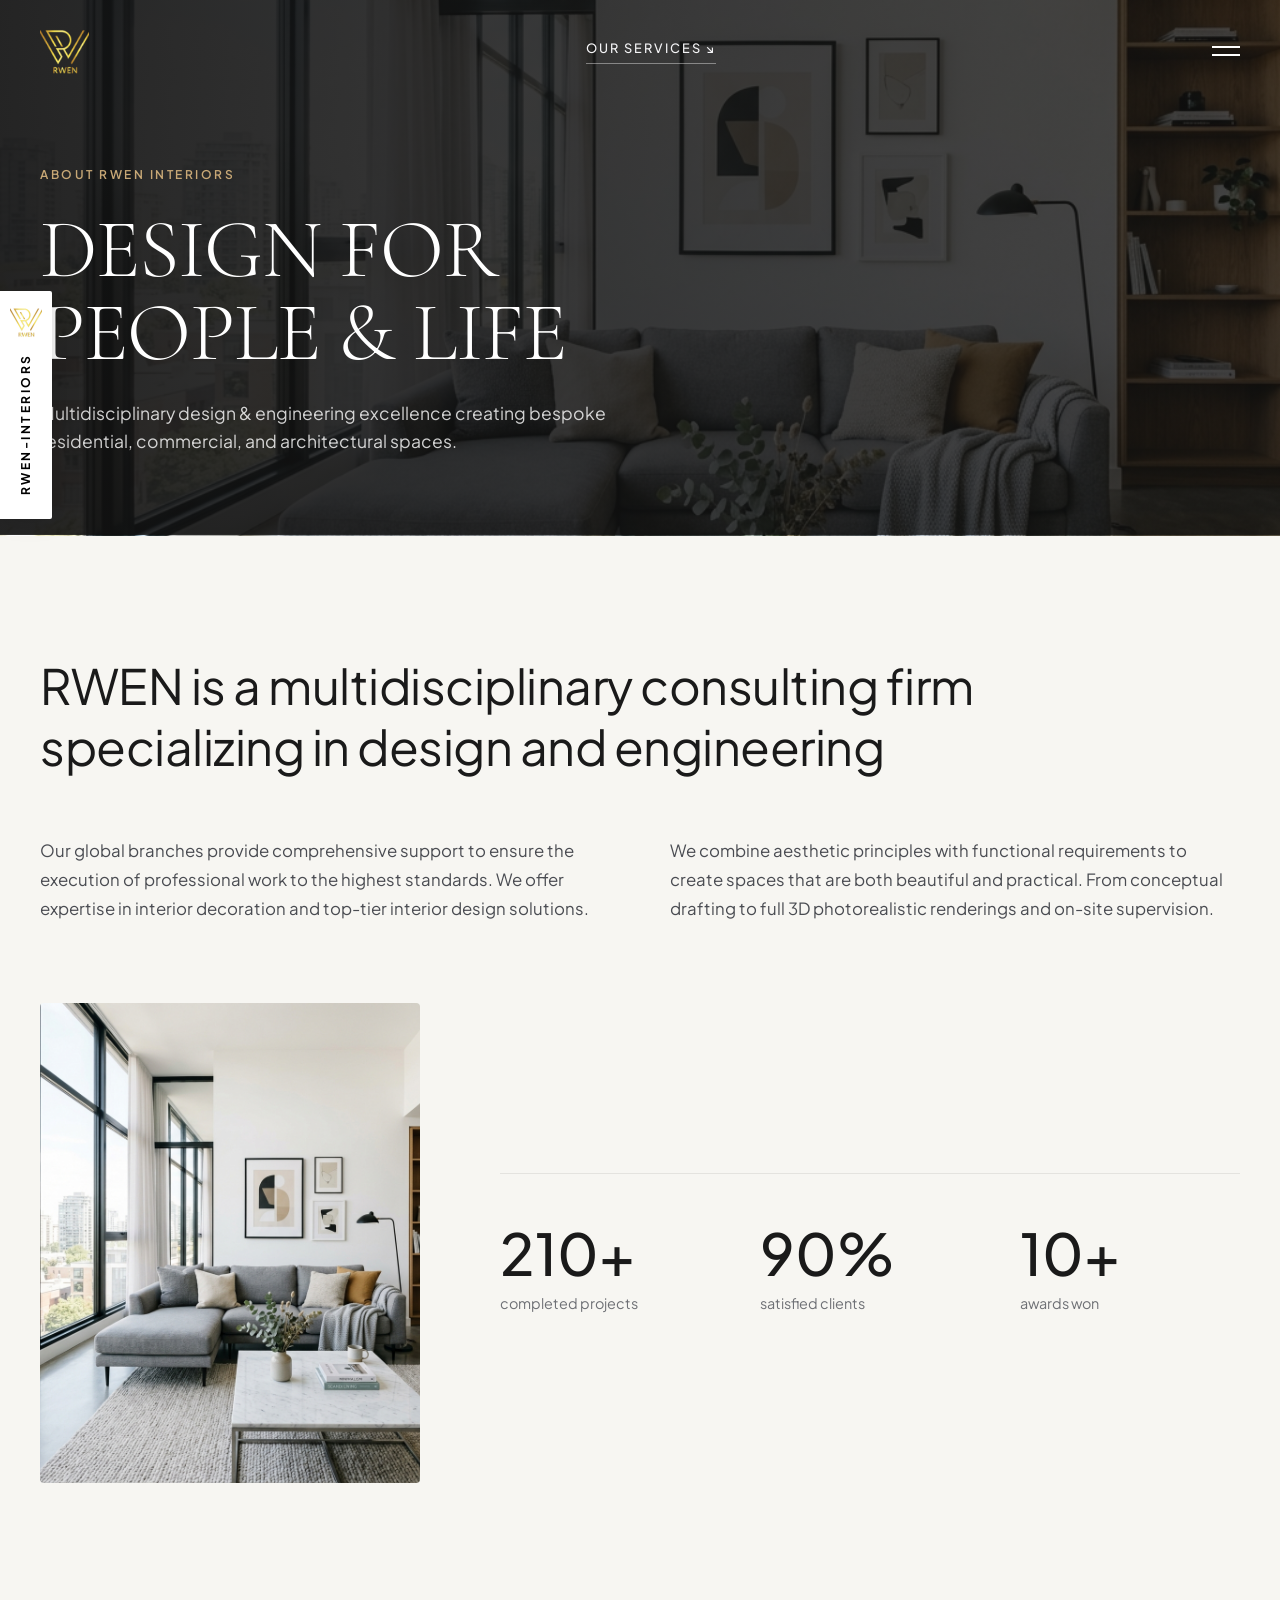
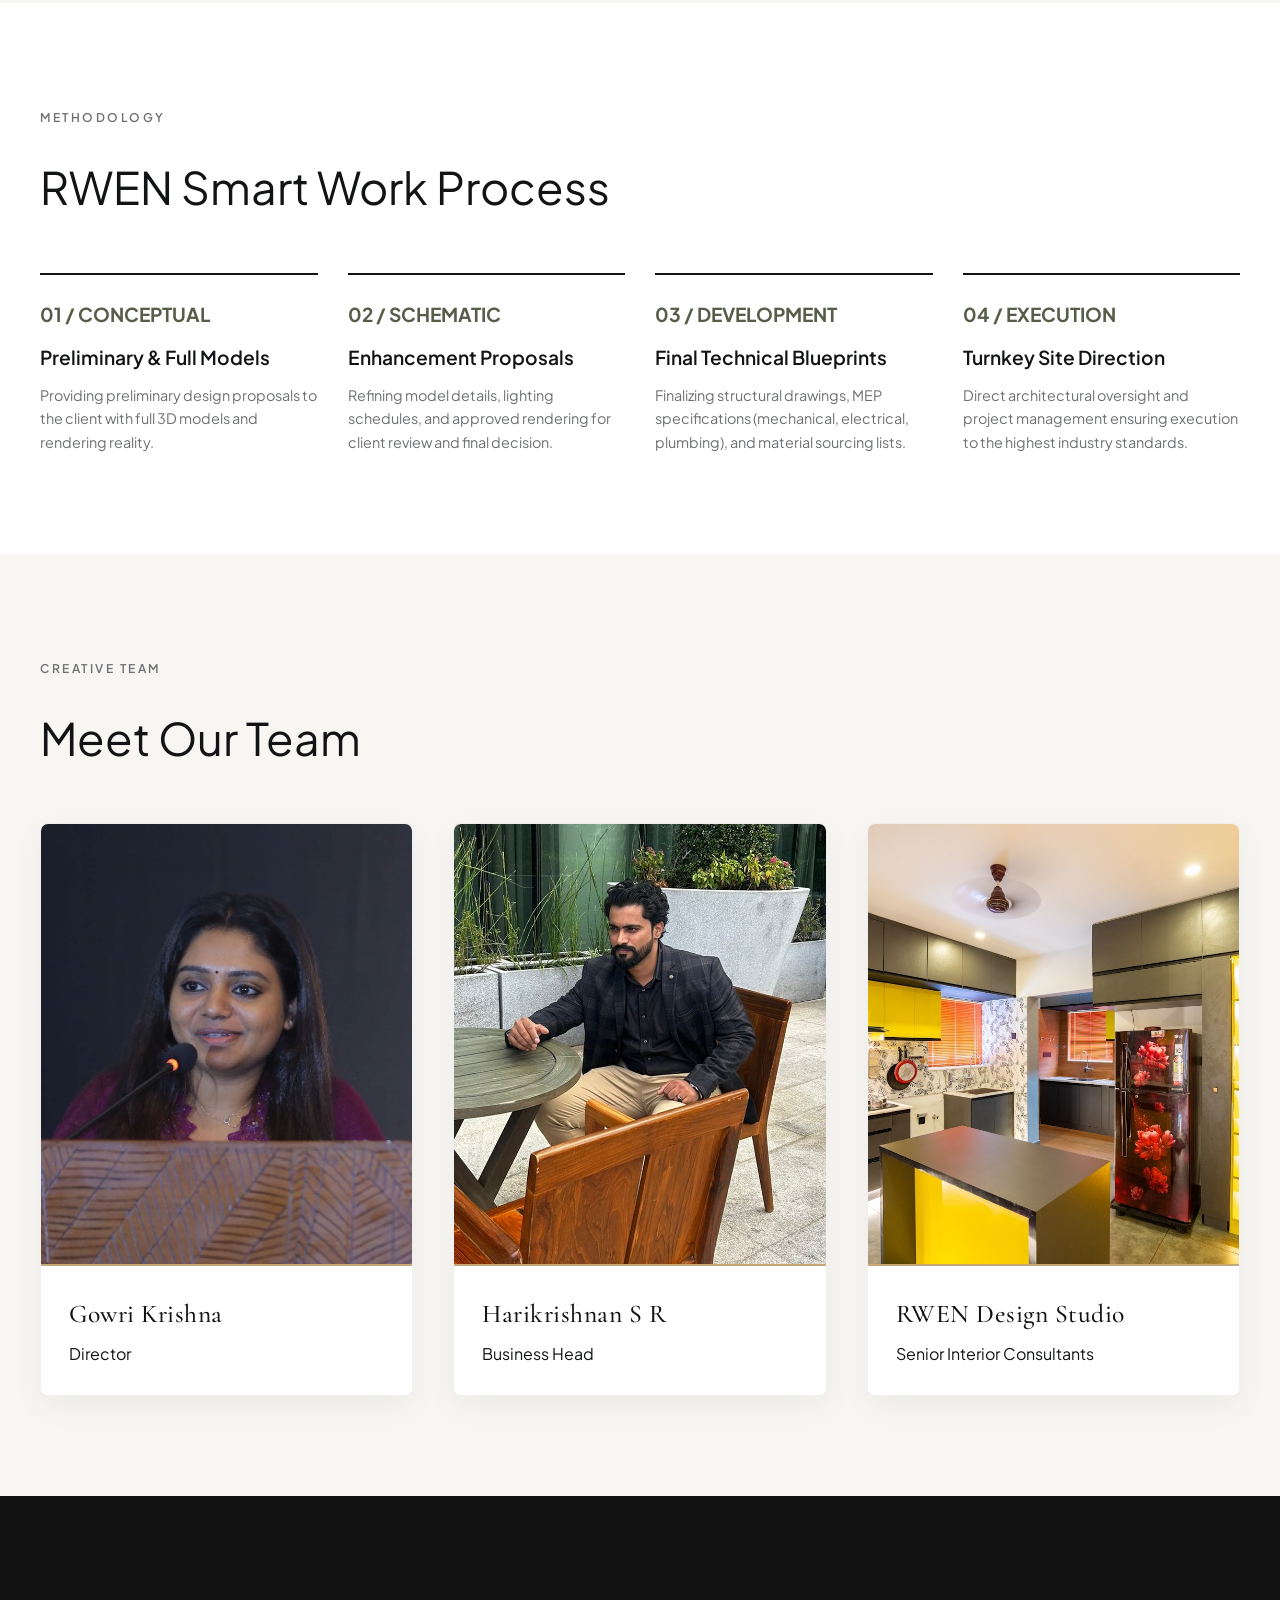
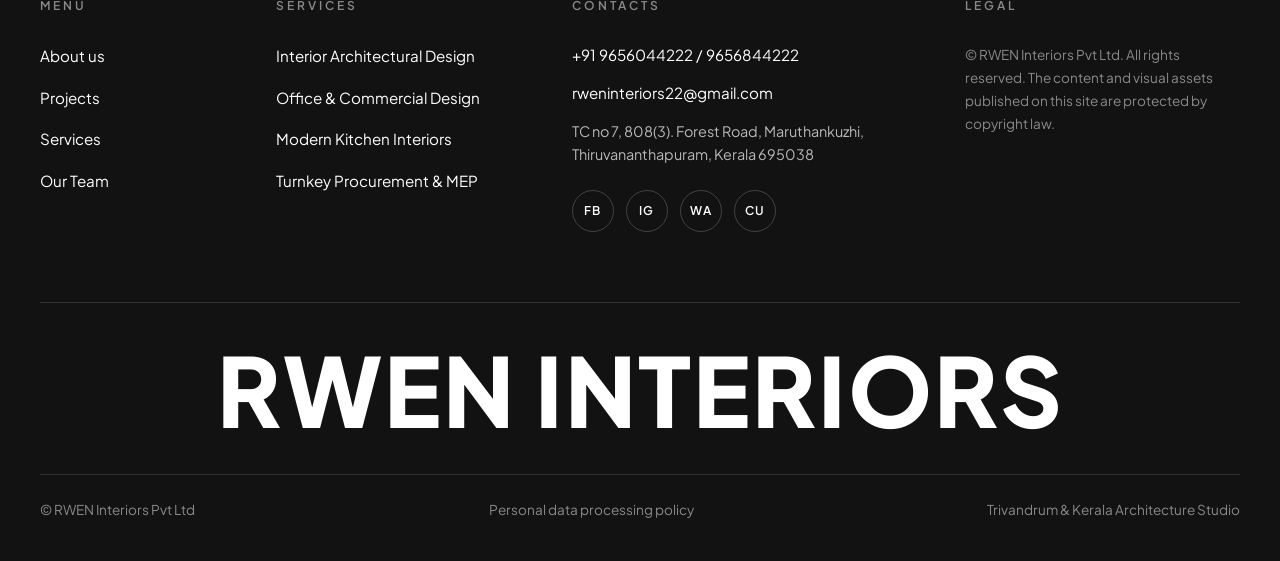
<file: aboutt.html>
<!DOCTYPE html>
<html lang="en">
<head>
  <meta charset="UTF-8">
  <meta name="viewport" content="width=device-width, initial-scale=1.0">
  <title>About Us | RWEN Interiors</title>
  <meta name="description" content="Learn about RWEN Interiors - a multidisciplinary interior design and consulting firm providing architectural modeling, 3D renderings, and turnkey solutions.">
  
  <link rel="stylesheet" href="css/style.css">
  <link rel="stylesheet" href="https://cdnjs.cloudflare.com/ajax/libs/font-awesome/6.4.0/css/all.min.css">
</head>
<body>

  <!-- Left Vertical Badge -->
  <div class="vertical-badge">
    <img src="logo.png" alt="RWEN Interiors Logo" class="badge-logo-img">
    <span class="badge-text">RWEN-INTERIORS</span>
  </div>

  <!-- Site Header -->
  <header class="site-header">
    <div class="header-inner">
      <div class="logo-wrapper">
        <a href="index.html">
          <img src="logo.png" alt="RWEN Interiors Logo" class="header-logo-img">
        </a>
      </div>

      <div class="nav-middle">
        <a href="index.html#services" class="nav-services-btn trigger-modal">
          OUR SERVICES ↘
        </a>
        <!-- <div class="nav-dot"></div> -->
      </div>

      <div class="nav-right">
  
        <div class="menu-toggle" aria-label="Toggle navigation">
          <span></span>
          <span></span>
        </div>
      </div>
    </div>
  </header>

  <!-- Mobile Drawer Menu -->
  <div class="mobile-nav-overlay">
    <div class="mobile-nav-close">&times;</div>
    <ul class="mobile-nav-links">
      <li><a href="index.html">Home</a></li>
      <li><a href="aboutt.html">About Us</a></li>
      <li><a href="index.html#services">Services</a></li>
      <li><a href="gallery.html">Portfolio</a></li>
      <li><a href="blog.html">Blog</a></li>
      <li><a href="contact.html">Contact</a></li>
    </ul>
    <div class="mobile-nav-footer">
      <p>RWEN Construction & Interiors</p>
      <p>rweninteriors22@gmail.com</p>
    </div>
  </div>

  <main>
    <!-- ABOUT HERO -->
    <section class="about-hero">
      <div class="container">
        <span class="section-label" style="color: var(--accent-gold);">ABOUT RWEN INTERIORS</span>
        <h1 class="about-hero-title">DESIGN FOR<br>PEOPLE & LIFE</h1>
        <p class="blog-hero-desc">
          Multidisciplinary design & engineering excellence creating bespoke residential, commercial, and architectural spaces.
        </p>
      </div>
    </section>

    <!-- PHILOSOPHY SECTION -->
    <section class="about-section">
      <div class="container">
        <div class="about-header">
          <h2 class="about-title">
            RWEN is a multidisciplinary consulting firm specializing in design and engineering
          </h2>
        </div>

        <div class="about-columns">
          <p class="about-text-p">
            Our global branches provide comprehensive support to ensure the execution of professional work to the highest standards. We offer expertise in interior decoration and top-tier interior design solutions.
          </p>
          <p class="about-text-p">
            We combine aesthetic principles with functional requirements to create spaces that are both beautiful and practical. From conceptual drafting to full 3D photorealistic renderings and on-site supervision.
          </p>
        </div>

        <div class="about-grid-content">
          <div class="about-img-box">
            <img src="images/about_interior.jpg" alt="RWEN Studio Craftsmanship">
          </div>

          <div class="about-stats-container">
            <div class="stat-item">
              <span class="stat-number" data-target="250" data-suffix="+">250+</span>
              <span class="stat-label">completed projects</span>
            </div>
            <div class="stat-item">
              <span class="stat-number" data-target="100" data-suffix="%">100%</span>
              <span class="stat-label">satisfied clients</span>
            </div>
            <div class="stat-item">
              <span class="stat-number" data-target="10" data-suffix="+">10+</span>
              <span class="stat-label">awards won</span>
            </div>
          </div>
        </div>
      </div>
    </section>

    <!-- WORKFLOW PROCESS SECTION -->
    <section class="workflow-section">
      <div class="container">
        <span class="section-label">METHODOLOGY</span>
        <h2 style="font-family: var(--font-sans); font-size: clamp(2rem, 3.5vw, 3.5rem); font-weight: 400;">
          RWEN Smart Work Process
        </h2>

        <div class="workflow-grid">
          <div class="workflow-card">
            <div class="workflow-num">01 / CONCEPTUAL</div>
            <h3 class="workflow-title">Preliminary & Full Models</h3>
            <p class="workflow-desc">
              Providing preliminary design proposals to the client with full 3D models and rendering reality.
            </p>
          </div>

          <div class="workflow-card">
            <div class="workflow-num">02 / SCHEMATIC</div>
            <h3 class="workflow-title">Enhancement Proposals</h3>
            <p class="workflow-desc">
              Refining model details, lighting schedules, and approved rendering for client review and final decision.
            </p>
          </div>

          <div class="workflow-card">
            <div class="workflow-num">03 / DEVELOPMENT</div>
            <h3 class="workflow-title">Final Technical Blueprints</h3>
            <p class="workflow-desc">
              Finalizing structural drawings, MEP specifications (mechanical, electrical, plumbing), and material sourcing lists.
            </p>
          </div>

          <div class="workflow-card">
            <div class="workflow-num">04 / EXECUTION</div>
            <h3 class="workflow-title">Turnkey Site Direction</h3>
            <p class="workflow-desc">
              Direct architectural oversight and project management ensuring execution to the highest industry standards.
            </p>
          </div>
        </div>
      </div>
    </section>

    <!-- TEAM SECTION -->
    <section class="team-section">
      <div class="container">
        <span class="section-label">CREATIVE TEAM</span>
        <h2 style="font-family: var(--font-sans); font-size: clamp(2rem, 3.5vw, 3.5rem); font-weight: 400; margin-bottom: 50px;">
          Meet Our Team
        </h2>

        <div class="team-grid">
          <div class="team-card">
            <div class="team-img-box">
              <img src="images/gowri.jpg" alt="Gowri Krishna Director RWEN Interiors">
            </div>
            <div class="team-info">
              <h3 class="team-name">Gowri Krishna</h3>
              <span class="team-role">Director</span>
            </div>
          </div>

          <div class="team-card">
            <div class="team-img-box">
              <img src="images/harikrishnan.jpg" alt="Harikrishnan S R Business Head RWEN Interiors">
            </div>
            <div class="team-info">
              <h3 class="team-name">Harikrishnan S R</h3>
              <span class="team-role">Business Head</span>
            </div>
          </div>

          <div class="team-card">
            <div class="team-img-box">
              <img src="images/rwen_p1.jpg" alt="RWEN Senior Interior Consultants">
            </div>
            <div class="team-info">
              <h3 class="team-name">RWEN Design Studio</h3>
              <span class="team-role">Senior Interior Consultants</span>
            </div>
          </div>
        </div>
      </div>
    </section>
  </main>

  <!-- SITE FOOTER (EXACT MATCH TO REFERENCE SCREENSHOT) -->
  <footer class="site-footer">
    <div class="container">
      <div class="footer-top-columns">
        <!-- Col 1: MENU -->
        <div class="footer-col-item">
          <span class="footer-col-header">MENU</span>
          <ul class="footer-link-list">
            <li><a href="aboutt.html">About us</a></li>
            <li><a href="gallery.html">Projects</a></li>
            <li><a href="index.html#services">Services</a></li>
            <li><a href="aboutt.html">Our Team</a></li>
          </ul>
        </div>

        <!-- Col 2: SERVICES -->
        <div class="footer-col-item">
          <span class="footer-col-header">SERVICES</span>
          <ul class="footer-link-list">
            <li><a href="index.html#services">Interior Architectural Design</a></li>
            <li><a href="index.html#services">Office & Commercial Design</a></li>
            <li><a href="index.html#services">Modern Kitchen Interiors</a></li>
            <li><a href="index.html#services">Turnkey Procurement & MEP</a></li>
          </ul>
        </div>

        <!-- Col 3: CONTACTS -->
        <div class="footer-col-item">
          <span class="footer-col-header">CONTACTS</span>
          <div class="footer-contacts-content">
            <p><a href="tel:+919656044222">+91 9656044222</a> / <a href="tel:+919656844222">9656844222</a></p>
            <p><a href="mailto:rweninteriors22@gmail.com">rweninteriors22@gmail.com</a></p>
            <p class="footer-address-text">TC no 7, 808(3). Forest Road, Maruthankuzhi, Thiruvananthapuram, Kerala 695038</p>
            <div class="footer-pills">
              <a href="https://www.facebook.com/rwenconstructionandinteriors/" target="_blank" class="pill-btn">FB</a>
              <a href="https://www.instagram.com/rwenconstructionandinteriors/?hl=en" target="_blank" class="pill-btn">IG</a>
              <a href="https://wa.me/919656044222" target="_blank" class="pill-btn">WA</a>
              <a href="contact.html" class="pill-btn">CU</a>
            </div>
          </div>
        </div>

        <!-- Col 4: LEGAL -->
        <div class="footer-col-item">
          <span class="footer-col-header">LEGAL</span>
          <p class="footer-legal-text">
            © RWEN Interiors Pvt Ltd. All rights reserved. The content and visual assets published on this site are protected by copyright law.
          </p>
        </div>
      </div>

      <div class="footer-divider-line"></div>

      <!-- HUGE STATEMENT BRAND TEXT -->
      <div class="footer-giant-brand">
        RWEN INTERIORS
      </div>

      <div class="footer-divider-line"></div>

      <!-- BOTTOM BAR -->
      <div class="footer-bottom-flex">
        <span>© RWEN Interiors Pvt Ltd</span>
        <a href="#" class="footer-policy-link">Personal data processing policy</a>
        <span>Trivandrum & Kerala Architecture Studio</span>
      </div>
    </div>
  </footer>

  <!-- Modal Dialog -->
  <div class="modal-overlay">
    <div class="modal-box">
      <span class="modal-close">&times;</span>
      <h3 style="font-family: var(--font-serif); font-size: 2rem; margin-bottom: 12px;">Book a Design Consultation</h3>
      <p style="color: var(--text-muted); font-size: 0.95rem; margin-bottom: 24px;">Our lead interior architects will guide you through space planning, material choices, and cost estimation.</p>
      <form class="contact-form">
        <div class="form-group">
          <input type="text" class="form-input" placeholder="Your Name" required>
        </div>
        <div class="form-group">
          <input type="email" class="form-input" placeholder="Email Address" required>
        </div>
        <button type="submit" class="submit-btn" style="width: 100%;">REQUEST CONSULTATION</button>
      </form>
    </div>
  </div>

  <div class="toast-msg">
    ✓ Thank you! Your request has been sent to RWEN Interiors. We will contact you shortly.
  </div>

  <script src="js/main.js"></script>
</body>
</html>
</file>
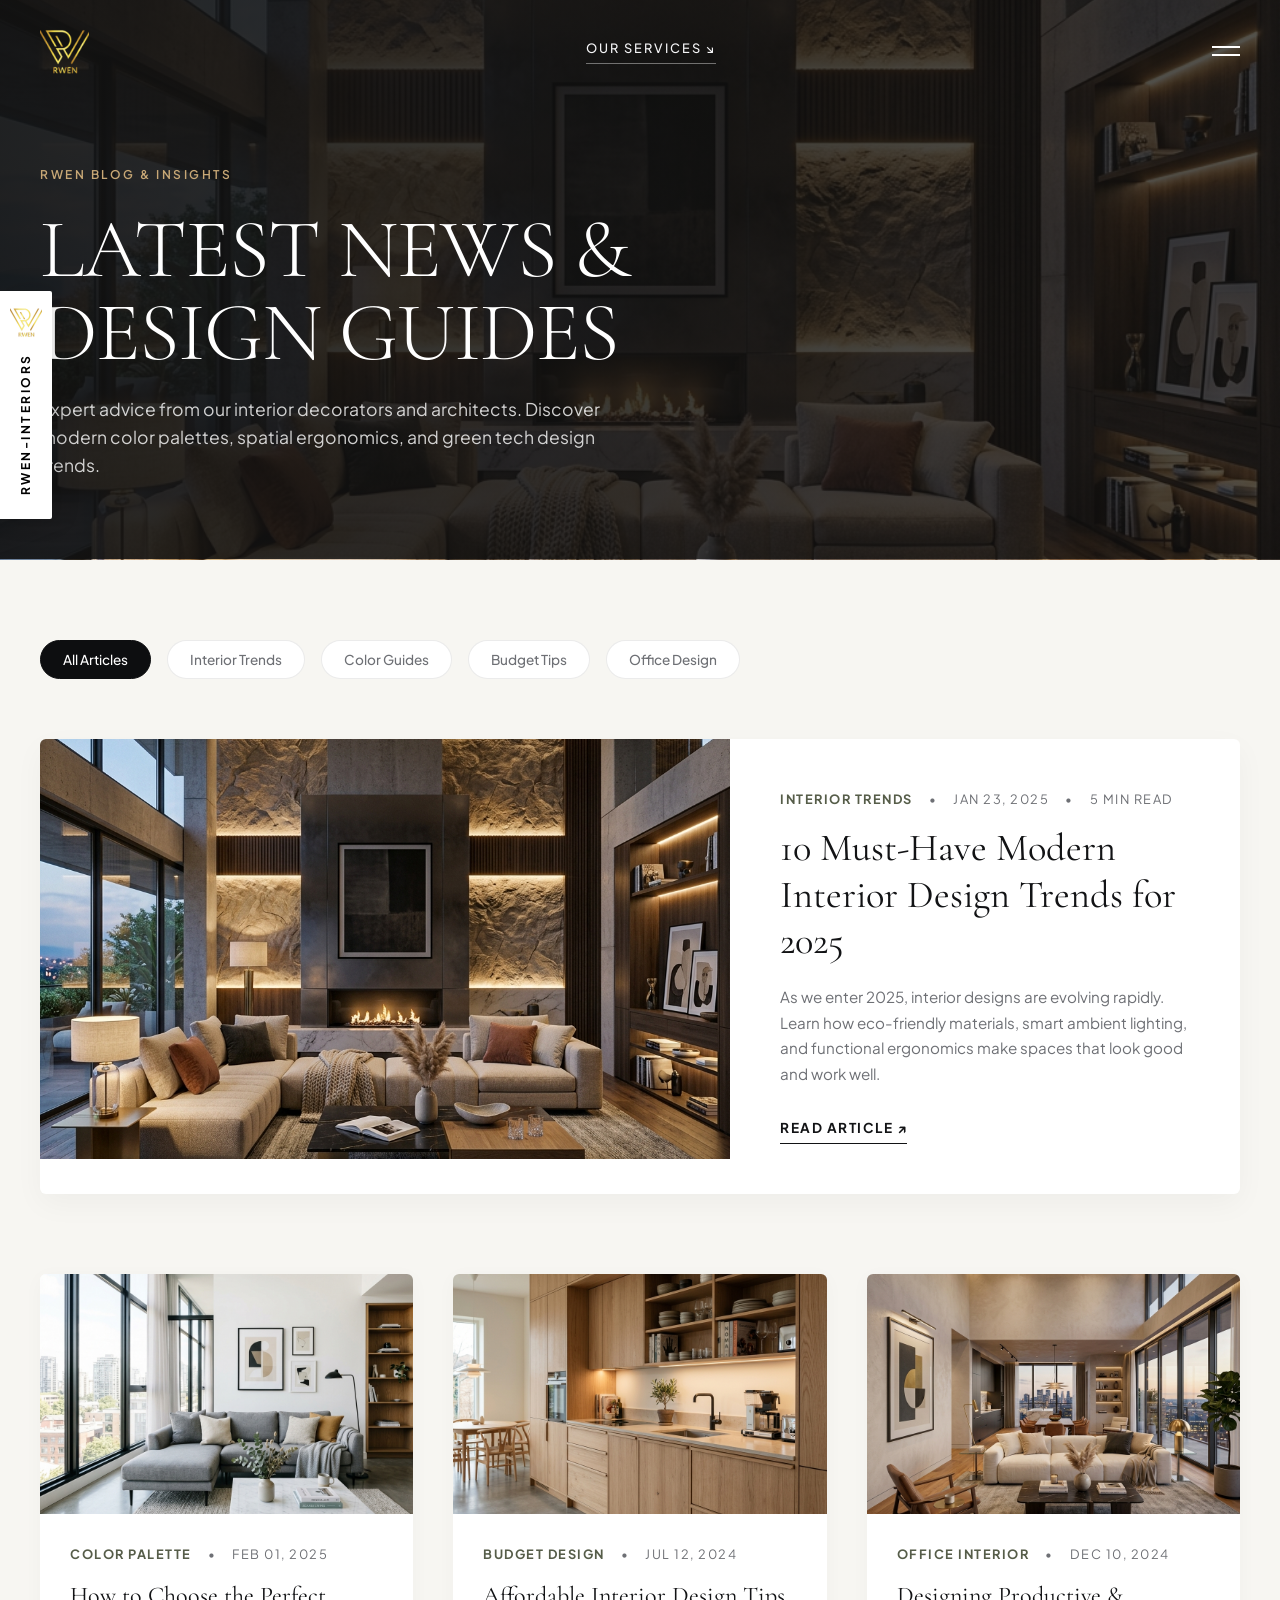
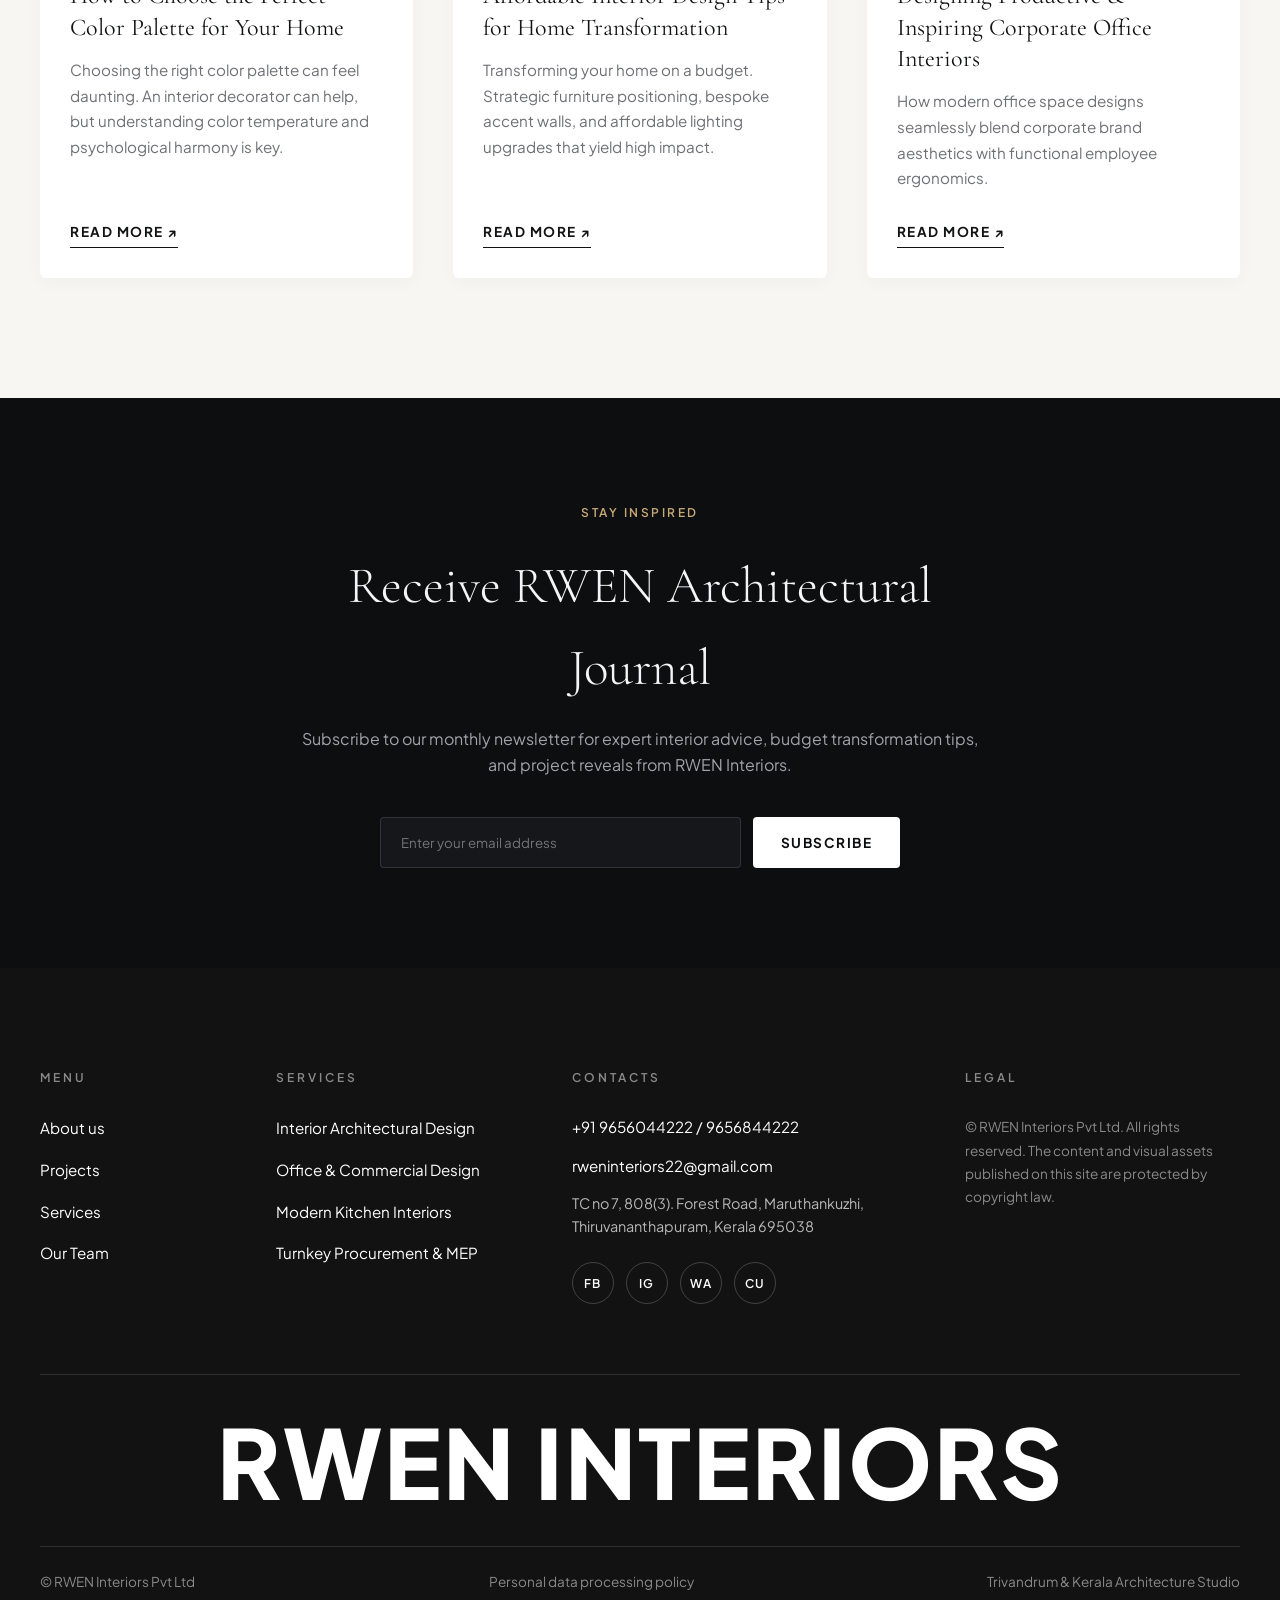
<file: blog.html>
<!DOCTYPE html>
<html lang="en">
<head>
  <meta charset="UTF-8">
  <meta name="viewport" content="width=device-width, initial-scale=1.0">
  <title>Blog & Journal | RWEN Interiors</title>
  <meta name="description" content="Read the latest interior design insights, color palette guides, and modern home trends from RWEN Interiors experts.">
  
  <!-- CSS Stylesheet -->
  <link rel="stylesheet" href="css/style.css">
  
  <!-- FontAwesome Icons -->
  <link rel="stylesheet" href="https://cdnjs.cloudflare.com/ajax/libs/font-awesome/6.4.0/css/all.min.css">
</head>
<body>

  <!-- Left Vertical Badge -->
  <div class="vertical-badge">
    <img src="logo.png" alt="RWEN Interiors Logo" class="badge-logo-img">
    <span class="badge-text">RWEN-INTERIORS</span>
  </div>

  <!-- Header Navigation -->
  <header class="site-header">
    <div class="header-inner">
      <div class="logo-wrapper">
        <a href="index.html">
          <img src="logo.png" alt="RWEN Interiors Logo" class="header-logo-img">
        </a>
      </div>

      <div class="nav-middle">
        <a href="index.html#services" class="nav-services-btn trigger-modal">
          OUR SERVICES ↘
        </a>
        <!-- <div class="nav-dot"></div> -->
      </div>

      <div class="nav-right">
 
        <div class="menu-toggle" aria-label="Toggle navigation">
          <span></span>
          <span></span>
        </div>
      </div>
    </div>
  </header>

  <!-- Mobile Drawer Menu -->
  <div class="mobile-nav-overlay">
    <div class="mobile-nav-close">&times;</div>
    <ul class="mobile-nav-links">
      <li><a href="index.html">Home</a></li>
      <li><a href="aboutt.html">About Us</a></li>
      <li><a href="index.html#services">Services</a></li>
      <li><a href="gallery.html">Portfolio</a></li>
      <li><a href="blog.html">Blog</a></li>
      <li><a href="contact.html">Contact</a></li>
    </ul>
    <div class="mobile-nav-footer">
      <p>RWEN Construction & Interiors</p>
      <p>rweninteriors22@gmail.com</p>
    </div>
  </div>

  <main>
    <!-- BLOG HERO SECTION -->
    <section class="blog-hero">
      <div class="container">
        <span class="section-label" style="color: var(--accent-gold);">RWEN BLOG & INSIGHTS</span>
        <h1 class="blog-hero-title">LATEST NEWS &<br>DESIGN GUIDES</h1>
        <p class="blog-hero-desc">
          Expert advice from our interior decorators and architects. Discover modern color palettes, spatial ergonomics, and green tech design trends.
        </p>
      </div>
    </section>

    <!-- BLOG MAIN ARTICLES SECTION -->
    <section class="blog-main-section">
      <div class="container">
        
        <!-- Category Filters -->
        <div class="blog-filters">
          <button class="filter-btn active">All Articles</button>
          <button class="filter-btn">Interior Trends</button>
          <button class="filter-btn">Color Guides</button>
          <button class="filter-btn">Budget Tips</button>
          <button class="filter-btn">Office Design</button>
        </div>

        <!-- Featured Article -->
        <article class="featured-post">
          <div class="featured-post-img">
            <img src="images/service_banner.jpg" alt="10 Must-Have Modern Interior Design Trends for 2025">
          </div>
          <div class="featured-post-content">
            <div class="post-meta">
              <span class="post-category">INTERIOR TRENDS</span>
              <span>•</span>
              <span>JAN 23, 2025</span>
              <span>•</span>
              <span>5 MIN READ</span>
            </div>
            <h2 class="featured-post-title">10 Must-Have Modern Interior Design Trends for 2025</h2>
            <p class="post-excerpt">
              As we enter 2025, interior designs are evolving rapidly. Learn how eco-friendly materials, smart ambient lighting, and functional ergonomics make spaces that look good and work well.
            </p>
            <a href="#" class="read-more-btn">READ ARTICLE ↗</a>
          </div>
        </article>

        <!-- Articles Grid -->
        <div class="blog-grid">
          <!-- Article Card 1 -->
          <article class="blog-card">
            <div class="blog-card-img">
              <img src="images/about_interior.jpg" alt="How to Choose the Perfect Color Palette">
            </div>
            <div class="blog-card-body">
              <div>
                <div class="post-meta">
                  <span class="post-category">COLOR PALETTE</span>
                  <span>•</span>
                  <span>FEB 01, 2025</span>
                </div>
                <h3 class="blog-card-title">How to Choose the Perfect Color Palette for Your Home</h3>
                <p class="post-excerpt">
                  Choosing the right color palette can feel daunting. An interior decorator can help, but understanding color temperature and psychological harmony is key.
                </p>
              </div>
              <a href="#" class="read-more-btn">READ MORE ↗</a>
            </div>
          </article>

          <!-- Article Card 2 -->
          <article class="blog-card">
            <div class="blog-card-img">
              <img src="images/testimonial_1.jpg" alt="Affordable Interior Design Tips">
            </div>
            <div class="blog-card-body">
              <div>
                <div class="post-meta">
                  <span class="post-category">BUDGET DESIGN</span>
                  <span>•</span>
                  <span>JUL 12, 2024</span>
                </div>
                <h3 class="blog-card-title">Affordable Interior Design Tips for Home Transformation</h3>
                <p class="post-excerpt">
                  Transforming your home on a budget. Strategic furniture positioning, bespoke accent walls, and affordable lighting upgrades that yield high impact.
                </p>
              </div>
              <a href="#" class="read-more-btn">READ MORE ↗</a>
            </div>
          </article>

          <!-- Article Card 3 -->
          <article class="blog-card">
            <div class="blog-card-img">
              <img src="images/contact_1.jpg" alt="Inspiring Office Space Interiors">
            </div>
            <div class="blog-card-body">
              <div>
                <div class="post-meta">
                  <span class="post-category">OFFICE INTERIOR</span>
                  <span>•</span>
                  <span>DEC 10, 2024</span>
                </div>
                <h3 class="blog-card-title">Designing Productive & Inspiring Corporate Office Interiors</h3>
                <p class="post-excerpt">
                  How modern office space designs seamlessly blend corporate brand aesthetics with functional employee ergonomics.
                </p>
              </div>
              <a href="#" class="read-more-btn">READ MORE ↗</a>
            </div>
          </article>
        </div>

      </div>
    </section>

    <!-- NEWSLETTER CTA SECTION -->
    <section class="newsletter-section">
      <div class="container">
        <div class="newsletter-box">
          <span class="section-label" style="color: var(--accent-gold);">STAY INSPIRED</span>
          <h2 class="newsletter-title">Receive RWEN Architectural Journal</h2>
          <p class="newsletter-desc">
            Subscribe to our monthly newsletter for expert interior advice, budget transformation tips, and project reveals from RWEN Interiors.
          </p>
          <form class="newsletter-form" onsubmit="event.preventDefault(); alert('Thank you for subscribing to RWEN Interiors Journal!'); this.reset();">
            <input type="email" class="newsletter-input" placeholder="Enter your email address" required>
            <button type="submit" class="newsletter-btn">SUBSCRIBE</button>
          </form>
        </div>
      </div>
    </section>
  </main>

  <!-- SITE FOOTER (EXACT MATCH TO REFERENCE SCREENSHOT) -->
  <footer class="site-footer">
    <div class="container">
      <div class="footer-top-columns">
        <!-- Col 1: MENU -->
        <div class="footer-col-item">
          <span class="footer-col-header">MENU</span>
          <ul class="footer-link-list">
            <li><a href="aboutt.html">About us</a></li>
            <li><a href="gallery.html">Projects</a></li>
            <li><a href="index.html#services">Services</a></li>
            <li><a href="aboutt.html">Our Team</a></li>
          </ul>
        </div>

        <!-- Col 2: SERVICES -->
        <div class="footer-col-item">
          <span class="footer-col-header">SERVICES</span>
          <ul class="footer-link-list">
            <li><a href="index.html#services">Interior Architectural Design</a></li>
            <li><a href="index.html#services">Office & Commercial Design</a></li>
            <li><a href="index.html#services">Modern Kitchen Interiors</a></li>
            <li><a href="index.html#services">Turnkey Procurement & MEP</a></li>
          </ul>
        </div>

        <!-- Col 3: CONTACTS -->
        <div class="footer-col-item">
          <span class="footer-col-header">CONTACTS</span>
          <div class="footer-contacts-content">
            <p><a href="tel:+919656044222">+91 9656044222</a> / <a href="tel:+919656844222">9656844222</a></p>
            <p><a href="mailto:rweninteriors22@gmail.com">rweninteriors22@gmail.com</a></p>
            <p class="footer-address-text">TC no 7, 808(3). Forest Road, Maruthankuzhi, Thiruvananthapuram, Kerala 695038</p>
            <div class="footer-pills">
              <a href="https://www.facebook.com/rwenconstructionandinteriors/" target="_blank" class="pill-btn">FB</a>
              <a href="https://www.instagram.com/rwenconstructionandinteriors/?hl=en" target="_blank" class="pill-btn">IG</a>
              <a href="https://wa.me/919656044222" target="_blank" class="pill-btn">WA</a>
              <a href="contact.html" class="pill-btn">CU</a>
            </div>
          </div>
        </div>

        <!-- Col 4: LEGAL -->
        <div class="footer-col-item">
          <span class="footer-col-header">LEGAL</span>
          <p class="footer-legal-text">
            © RWEN Interiors Pvt Ltd. All rights reserved. The content and visual assets published on this site are protected by copyright law.
          </p>
        </div>
      </div>

      <div class="footer-divider-line"></div>

      <!-- HUGE STATEMENT BRAND TEXT -->
      <div class="footer-giant-brand">
        RWEN INTERIORS
      </div>

      <div class="footer-divider-line"></div>

      <!-- BOTTOM BAR -->
      <div class="footer-bottom-flex">
        <span>© RWEN Interiors Pvt Ltd</span>
        <a href="#" class="footer-policy-link">Personal data processing policy</a>
        <span>Trivandrum & Kerala Architecture Studio</span>
      </div>
    </div>
  </footer>

  <!-- Modal Dialog -->
  <div class="modal-overlay">
    <div class="modal-box">
      <span class="modal-close">&times;</span>
      <h3 style="font-family: var(--font-serif); font-size: 2rem; margin-bottom: 12px;">Book a Design Consultation</h3>
      <p style="color: var(--text-muted); font-size: 0.95rem; margin-bottom: 24px;">Our lead interior architects will guide you through space planning, material choices, and cost estimation.</p>
      <form class="contact-form">
        <div class="form-group">
          <input type="text" class="form-input" placeholder="Your Name" required>
        </div>
        <div class="form-group">
          <input type="email" class="form-input" placeholder="Email Address" required>
        </div>
        <button type="submit" class="submit-btn" style="width: 100%;">REQUEST CONSULTATION</button>
      </form>
    </div>
  </div>

  <div class="toast-msg">
    ✓ Thank you! Your request has been sent. We will contact you shortly.
  </div>

  <script src="js/main.js"></script>
</body>
</html>
</file>
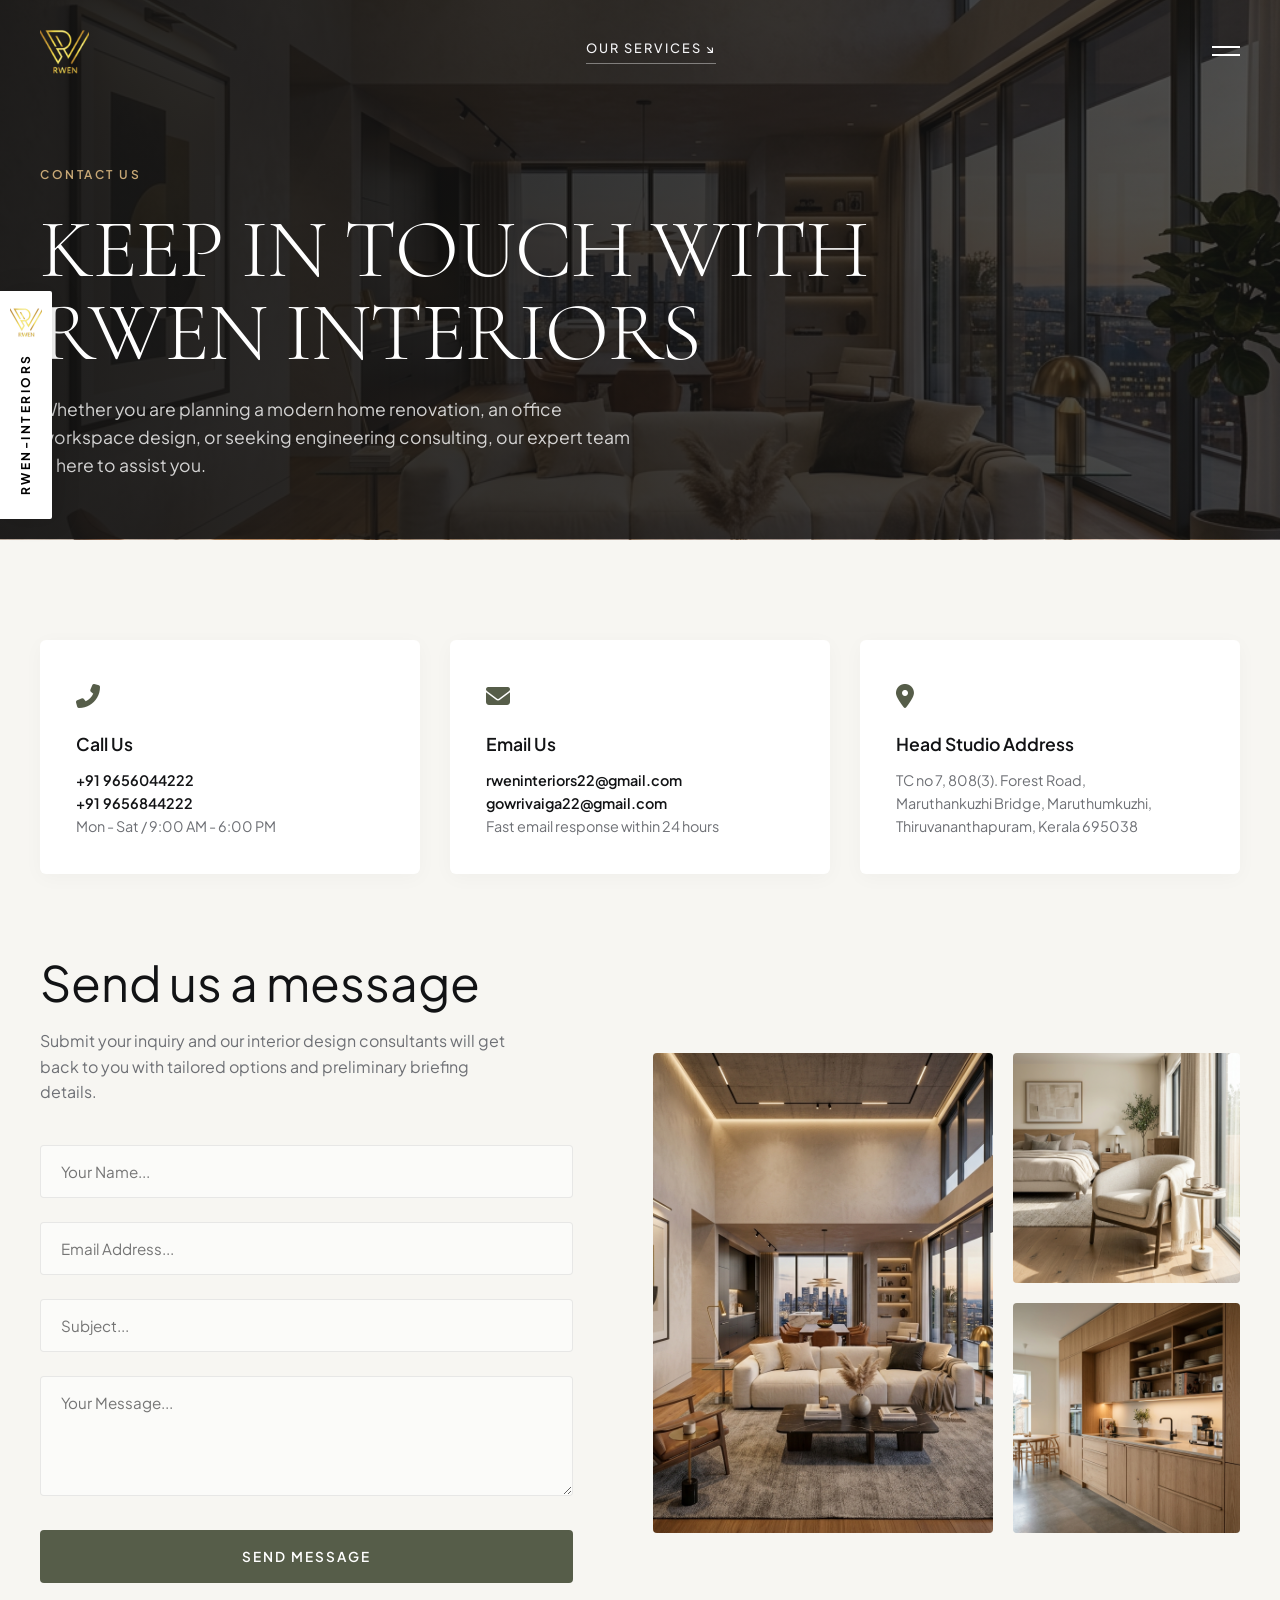
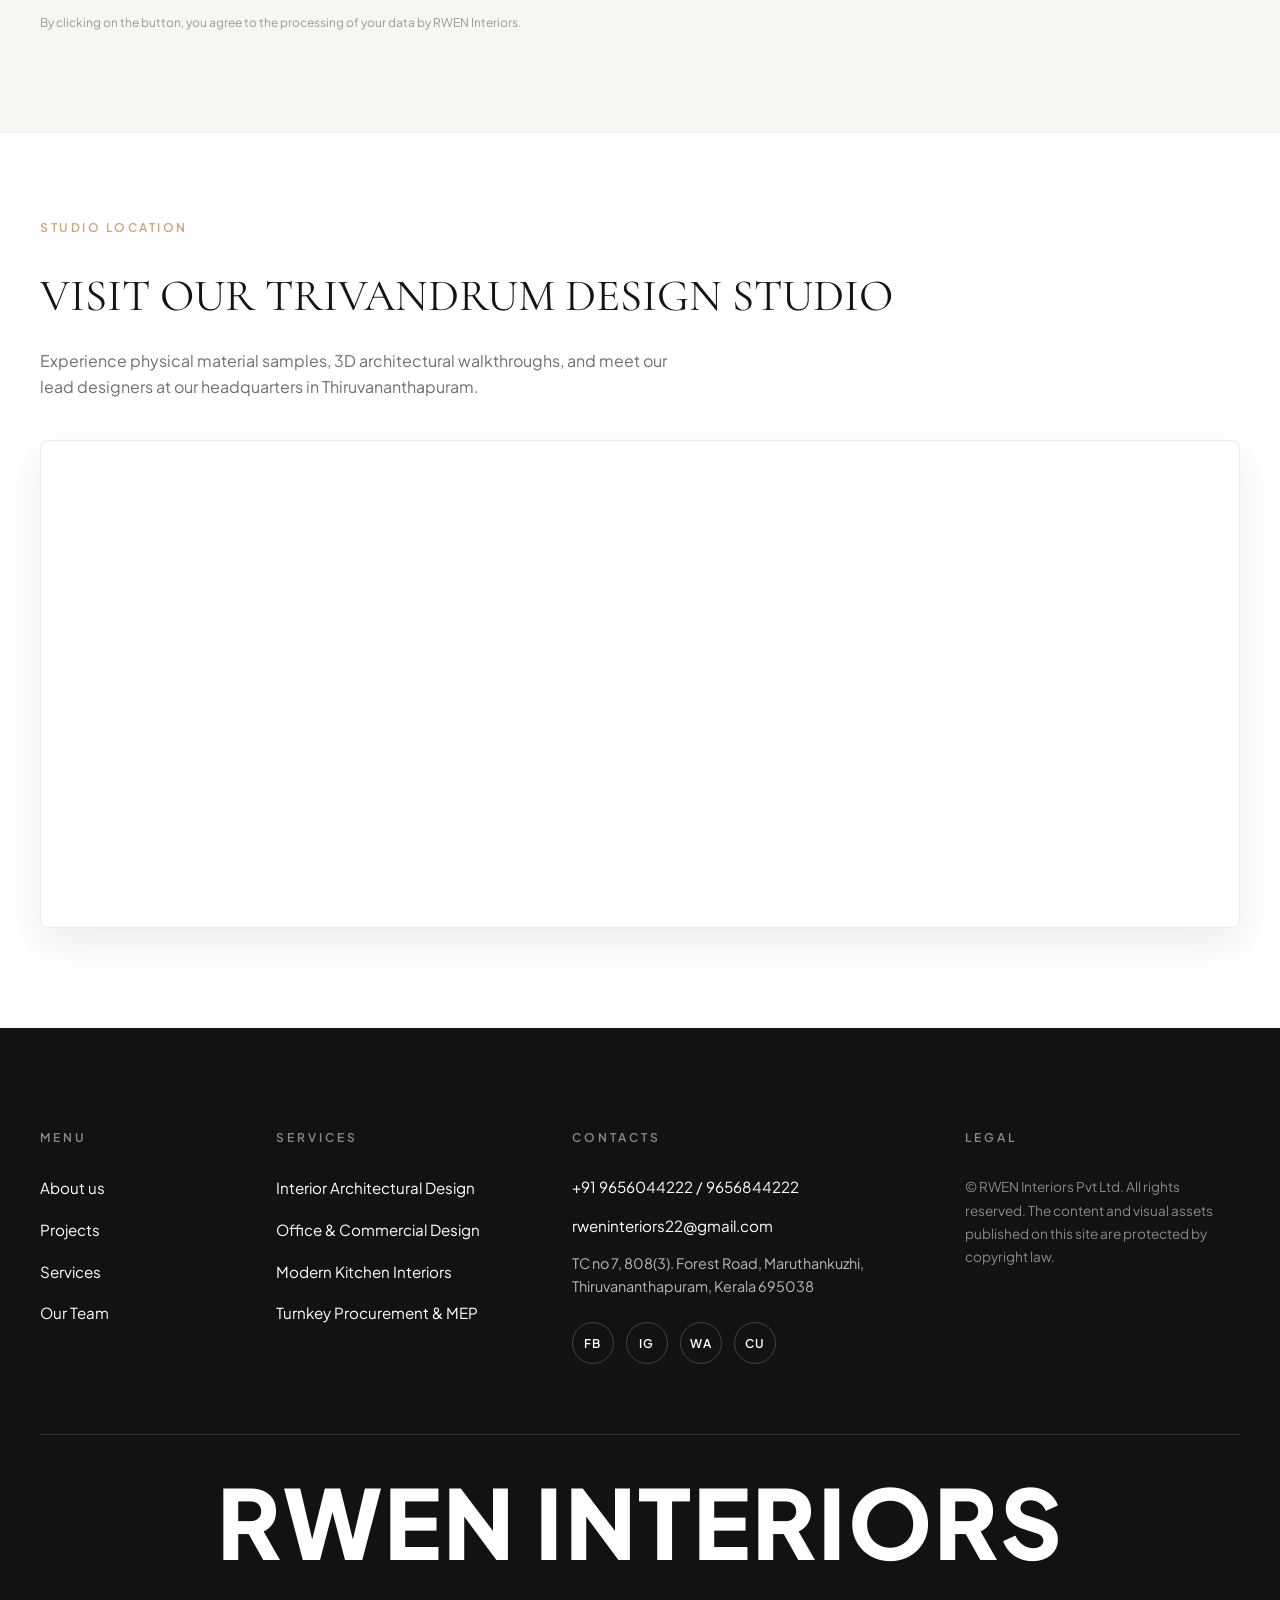
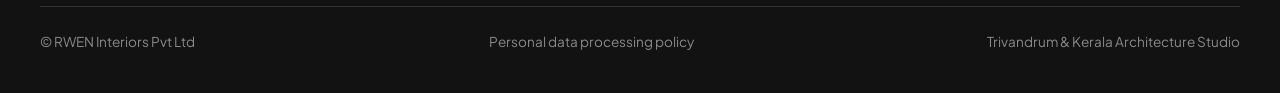
<file: contact.html>
<!DOCTYPE html>
<html lang="en">
<head>
  <meta charset="UTF-8">
  <meta name="viewport" content="width=device-width, initial-scale=1.0">
  <title>Contact Us | RWEN Interiors</title>
  <meta name="description" content="Contact RWEN Interiors in Thiruvananthapuram, Kerala for top consulting and interior design services. Call +91 9656044222 or email rweninteriors22@gmail.com.">
  
  <link rel="stylesheet" href="css/style.css">
  <link rel="stylesheet" href="https://cdnjs.cloudflare.com/ajax/libs/font-awesome/6.4.0/css/all.min.css">
</head>
<body>

  <!-- Left Vertical Badge -->
  <div class="vertical-badge">
    <img src="logo.png" alt="RWEN Interiors Logo" class="badge-logo-img">
    <span class="badge-text">RWEN-INTERIORS</span>
  </div>

  <!-- Site Header -->
  <header class="site-header">
    <div class="header-inner">
      <div class="logo-wrapper">
        <a href="index.html">
          <img src="logo.png" alt="RWEN Interiors Logo" class="header-logo-img">
        </a>
      </div>

      <div class="nav-middle">
        <a href="index.html#services" class="nav-services-btn trigger-modal">
          OUR SERVICES ↘
        </a>
        <!-- <div class="nav-dot"></div> -->
      </div>

      <div class="nav-right">

        <div class="menu-toggle" aria-label="Toggle navigation">
          <span></span>
          <span></span>
        </div>
      </div>
    </div>
  </header>

  <!-- Mobile Drawer Menu -->
  <div class="mobile-nav-overlay">
    <div class="mobile-nav-close">&times;</div>
    <ul class="mobile-nav-links">
      <li><a href="index.html">Home</a></li>
      <li><a href="aboutt.html">About Us</a></li>
      <li><a href="index.html#services">Services</a></li>
      <li><a href="gallery.html">Portfolio</a></li>
      <li><a href="blog.html">Blog</a></li>
      <li><a href="contact.html">Contact</a></li>
    </ul>
    <div class="mobile-nav-footer">
      <p>RWEN Construction & Interiors</p>
      <p>rweninteriors22@gmail.com</p>
    </div>
  </div>

  <main>
    <!-- CONTACT HERO -->
    <section class="contact-hero">
      <div class="container">
        <span class="section-label" style="color: var(--accent-gold);">CONTACT US</span>
        <h1 class="blog-hero-title">KEEP IN TOUCH WITH<br>RWEN INTERIORS</h1>
        <p class="blog-hero-desc">
          Whether you are planning a modern home renovation, an office workspace design, or seeking engineering consulting, our expert team is here to assist you.
        </p>
      </div>
    </section>

    <!-- CONTACT DETAILS & FORM SECTION -->
    <section class="contact-page-section">
      <div class="container">
        
        <!-- Info Cards -->
        <div class="contact-info-cards">
          <div class="info-card">
            <div class="info-card-icon"><i class="fas fa-phone-alt"></i></div>
            <h3 class="info-card-title">Call Us</h3>
            <p class="info-card-text">
              <a href="tel:+919656044222" style="color: var(--text-dark); font-weight: 600;">+91 9656044222</a><br>
              <a href="tel:+919656844222" style="color: var(--text-dark); font-weight: 600;">+91 9656844222</a><br>
              Mon - Sat / 9:00 AM - 6:00 PM
            </p>
          </div>

          <div class="info-card">
            <div class="info-card-icon"><i class="fas fa-envelope"></i></div>
            <h3 class="info-card-title">Email Us</h3>
            <p class="info-card-text">
              <a href="mailto:rweninteriors22@gmail.com" style="color: var(--text-dark); font-weight: 600;">rweninteriors22@gmail.com</a><br>
              <a href="mailto:gowrivaiga22@gmail.com" style="color: var(--text-dark); font-weight: 600;">gowrivaiga22@gmail.com</a><br>
              Fast email response within 24 hours
            </p>
          </div>

          <div class="info-card">
            <div class="info-card-icon"><i class="fas fa-map-marker-alt"></i></div>
            <h3 class="info-card-title">Head Studio Address</h3>
            <p class="info-card-text">
              TC no 7, 808(3). Forest Road,<br>
              Maruthankuzhi Bridge, Maruthumkuzhi,<br>
              Thiruvananthapuram, Kerala 695038
            </p>
          </div>
        </div>

        <!-- Contact Main Grid -->
        <div class="contact-grid">
          <div class="contact-form-side">
            <h2 class="contact-title">
              Send us a message
            </h2>
            <p class="contact-subtitle">
              Submit your inquiry and our interior design consultants will get back to you with tailored options and preliminary briefing details.
            </p>

            <form class="contact-form">
              <div class="form-group">
                <input type="text" class="form-input" placeholder="Your Name..." required>
              </div>
              <div class="form-group">
                <input type="email" class="form-input" placeholder="Email Address..." required>
              </div>
              <div class="form-group">
                <input type="text" class="form-input" placeholder="Subject...">
              </div>
              <div class="form-group">
                <textarea class="form-input" style="height: 120px; resize: vertical;" placeholder="Your Message..." required></textarea>
              </div>
              <button type="submit" class="submit-btn">
                SEND MESSAGE
              </button>
              <p class="form-disclaimer">
                By clicking on the button, you agree to the processing of your data by RWEN Interiors.
              </p>
            </form>
          </div>

          <div class="contact-collage">
            <div class="collage-main">
              <img src="images/contact_1.jpg" alt="RWEN Office Interior">
            </div>
            <div class="collage-stacked">
              <div class="collage-sub">
                <img src="images/contact_2.jpg" alt="RWEN Apartment Living">
              </div>
              <div class="collage-sub">
                <img src="images/testimonial_1.jpg" alt="RWEN Kitchen Cabinetry">
              </div>
            </div>
          </div>
        </div>
      </div>
    </section>

    <!-- GOOGLE MAP SECTION -->
    <section class="contact-map-section">
      <div class="container">
        <div class="map-header">
          <span class="section-label" style="color: var(--accent-gold);">STUDIO LOCATION</span>
          <h2 style="font-family: var(--font-serif); font-size: clamp(2rem, 3.5vw, 3rem); font-weight: 400; margin-bottom: 16px; color: var(--text-dark);">
            VISIT OUR TRIVANDRUM DESIGN STUDIO
          </h2>
          <p style="color: var(--text-muted); max-width: 650px; font-size: 1rem; line-height: 1.6; margin-bottom: 40px;">
            Experience physical material samples, 3D architectural walkthroughs, and meet our lead designers at our headquarters in Thiruvananthapuram.
          </p>
        </div>
        
        <div class="map-wrapper">
          <iframe 
            src="https://www.google.com/maps/embed?pb=!1m18!1m12!1m3!1d3946.046162234032!2d76.9740013!3d8.4949023!2m3!1f0!2f0!3f0!3m2!1i1024!2i768!4f13.1!3m3!1m2!1s0x3b05bb062c3e1c6b%3A0x6b801a61cf48e6ef!2sMaruthankuzhi%2C%20Thiruvananthapuram%2C%20Kerala%20695038!5e0!3m2!1sen!2sin!4v1700000000000!5m2!1sen!2sin" 
            width="100%" 
            height="480" 
            style="border:0; border-radius: 8px;" 
            allowfullscreen="" 
            loading="lazy" 
            referrerpolicy="no-referrer-when-downgrade"
            title="RWEN Interiors Studio Location Map">
          </iframe>
        </div>
      </div>
    </section>
  </main>

  <!-- SITE FOOTER (EXACT MATCH TO REFERENCE SCREENSHOT) -->
  <footer class="site-footer">
    <div class="container">
      <div class="footer-top-columns">
        <!-- Col 1: MENU -->
        <div class="footer-col-item">
          <span class="footer-col-header">MENU</span>
          <ul class="footer-link-list">
            <li><a href="aboutt.html">About us</a></li>
            <li><a href="gallery.html">Projects</a></li>
            <li><a href="index.html#services">Services</a></li>
            <li><a href="aboutt.html">Our Team</a></li>
          </ul>
        </div>

        <!-- Col 2: SERVICES -->
        <div class="footer-col-item">
          <span class="footer-col-header">SERVICES</span>
          <ul class="footer-link-list">
            <li><a href="index.html#services">Interior Architectural Design</a></li>
            <li><a href="index.html#services">Office & Commercial Design</a></li>
            <li><a href="index.html#services">Modern Kitchen Interiors</a></li>
            <li><a href="index.html#services">Turnkey Procurement & MEP</a></li>
          </ul>
        </div>

        <!-- Col 3: CONTACTS -->
        <div class="footer-col-item">
          <span class="footer-col-header">CONTACTS</span>
          <div class="footer-contacts-content">
            <p><a href="tel:+919656044222">+91 9656044222</a> / <a href="tel:+919656844222">9656844222</a></p>
            <p><a href="mailto:rweninteriors22@gmail.com">rweninteriors22@gmail.com</a></p>
            <p class="footer-address-text">TC no 7, 808(3). Forest Road, Maruthankuzhi, Thiruvananthapuram, Kerala 695038</p>
            <div class="footer-pills">
              <a href="https://www.facebook.com/rwenconstructionandinteriors/" target="_blank" class="pill-btn">FB</a>
              <a href="https://www.instagram.com/rwenconstructionandinteriors/?hl=en" target="_blank" class="pill-btn">IG</a>
              <a href="https://wa.me/919656044222" target="_blank" class="pill-btn">WA</a>
              <a href="contact.html" class="pill-btn">CU</a>
            </div>
          </div>
        </div>

        <!-- Col 4: LEGAL -->
        <div class="footer-col-item">
          <span class="footer-col-header">LEGAL</span>
          <p class="footer-legal-text">
            © RWEN Interiors Pvt Ltd. All rights reserved. The content and visual assets published on this site are protected by copyright law.
          </p>
        </div>
      </div>

      <div class="footer-divider-line"></div>

      <!-- HUGE STATEMENT BRAND TEXT -->
      <div class="footer-giant-brand">
        RWEN INTERIORS
      </div>

      <div class="footer-divider-line"></div>

      <!-- BOTTOM BAR -->
      <div class="footer-bottom-flex">
        <span>© RWEN Interiors Pvt Ltd</span>
        <a href="#" class="footer-policy-link">Personal data processing policy</a>
        <span>Trivandrum & Kerala Architecture Studio</span>
      </div>
    </div>
  </footer>

  <!-- Modal Dialog -->
  <div class="modal-overlay">
    <div class="modal-box">
      <span class="modal-close">&times;</span>
      <h3 style="font-family: var(--font-serif); font-size: 2rem; margin-bottom: 12px;">Book a Design Consultation</h3>
      <p style="color: var(--text-muted); font-size: 0.95rem; margin-bottom: 24px;">Our lead interior architects will guide you through space planning, material choices, and cost estimation.</p>
      <form class="contact-form">
        <div class="form-group">
          <input type="text" class="form-input" placeholder="Your Name" required>
        </div>
        <div class="form-group">
          <input type="email" class="form-input" placeholder="Email Address" required>
        </div>
        <button type="submit" class="submit-btn" style="width: 100%;">REQUEST CONSULTATION</button>
      </form>
    </div>
  </div>

  <div class="toast-msg">
    ✓ Thank you! Your request has been sent to RWEN Interiors. We will contact you shortly.
  </div>

  <script src="js/main.js"></script>
</body>
</html>
</file>
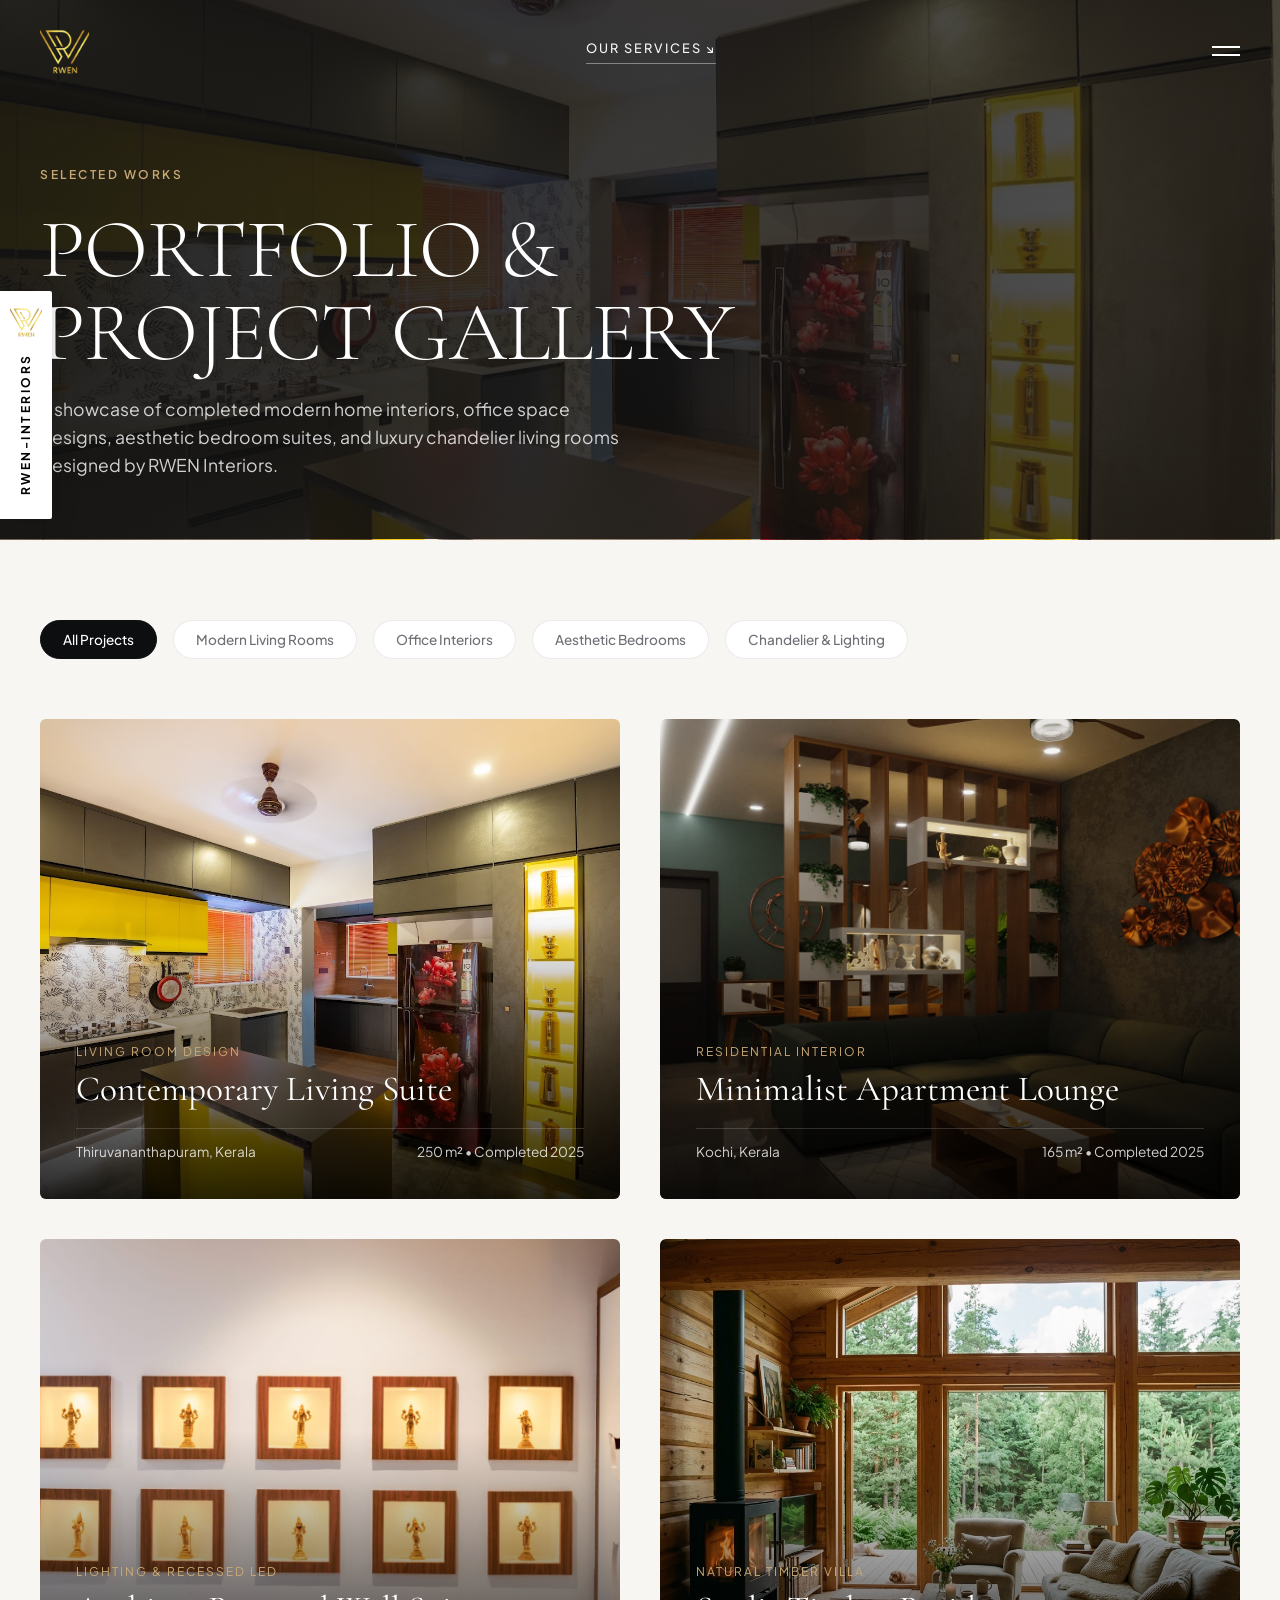
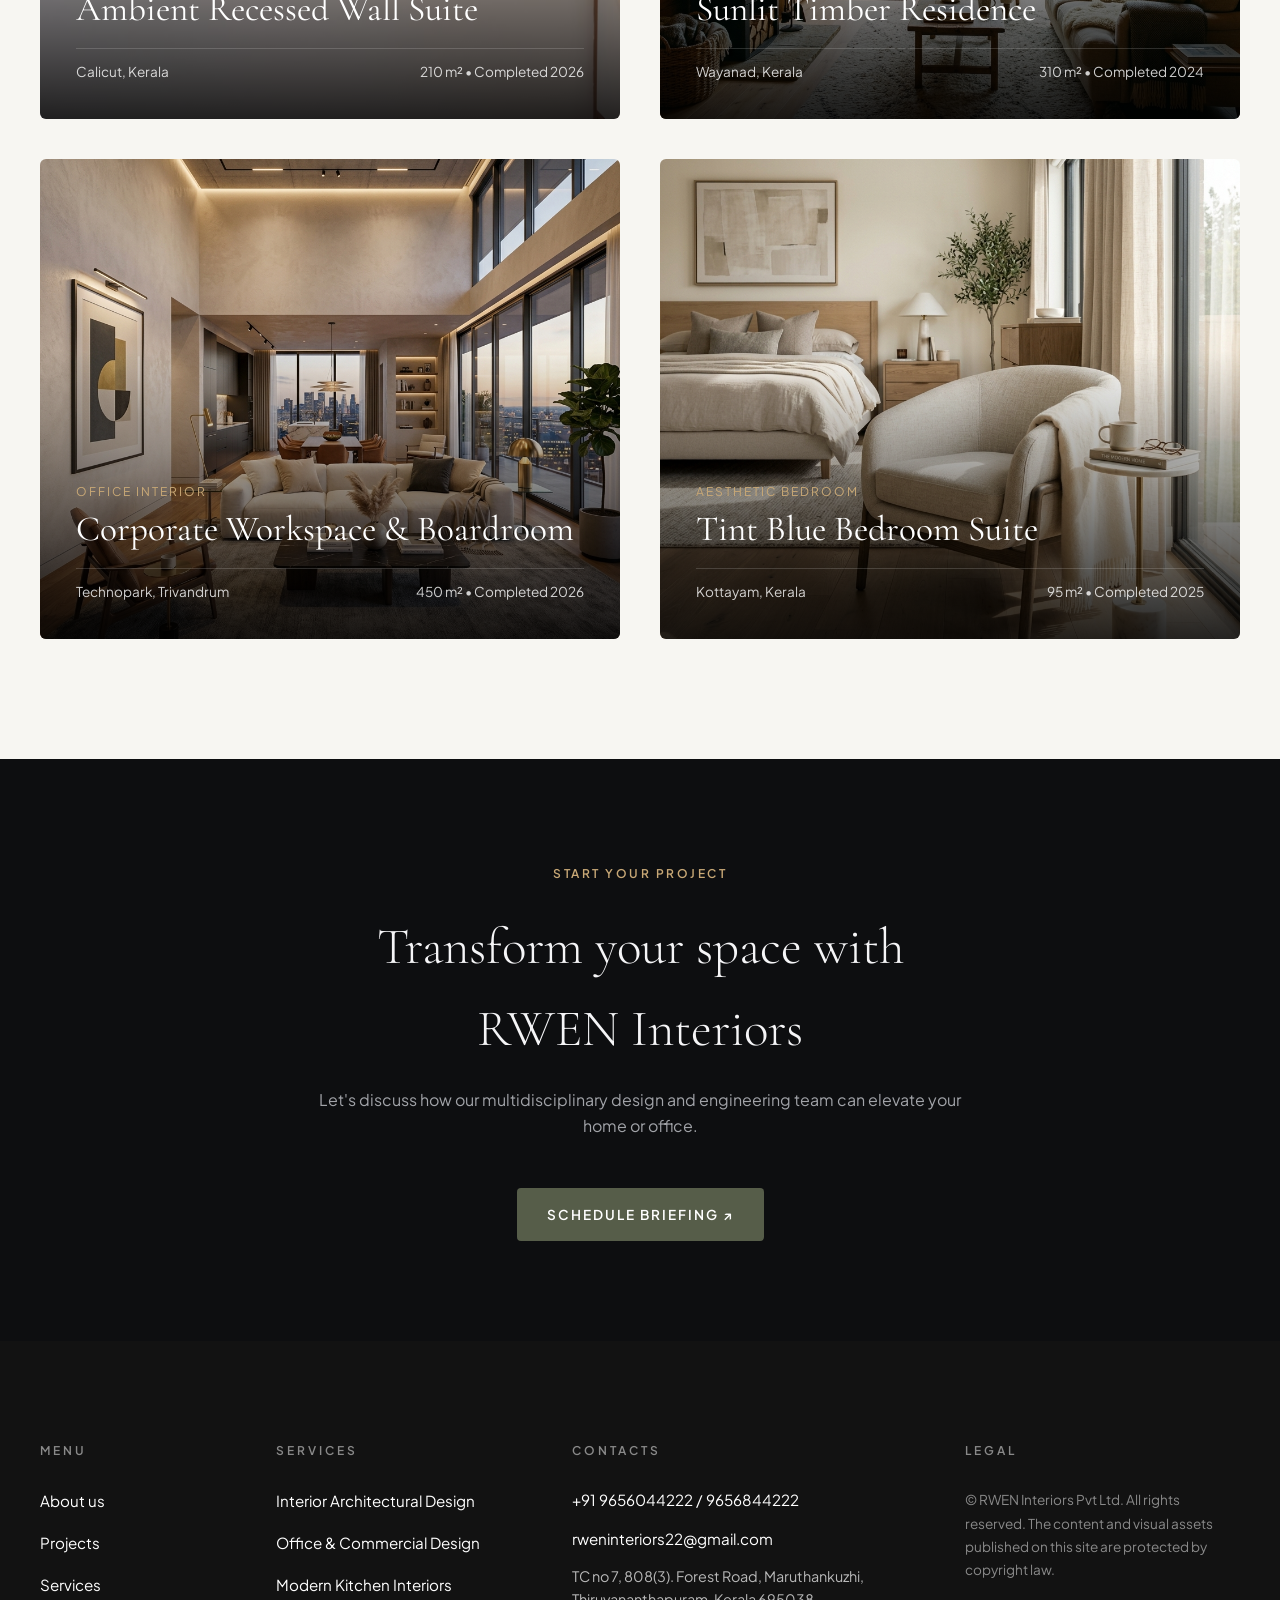
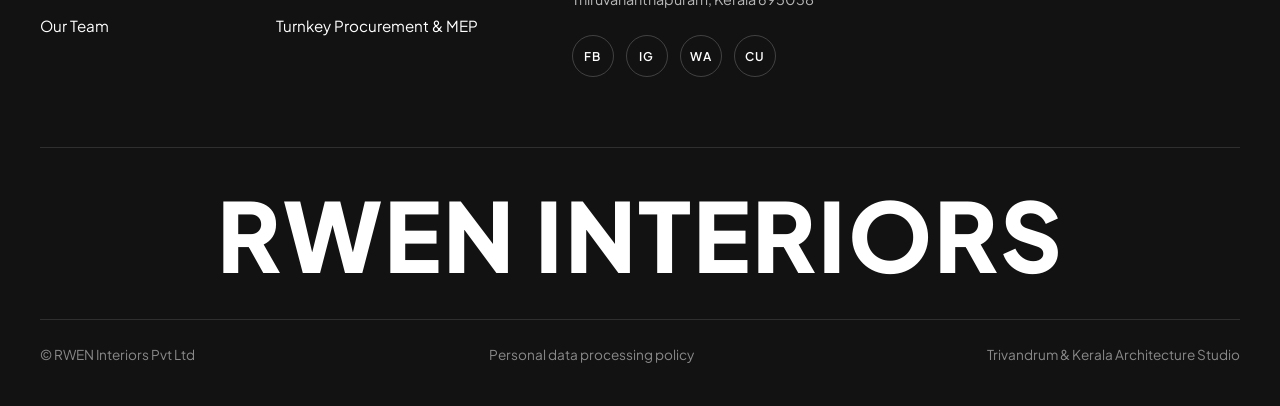
<file: gallery.html>
<!DOCTYPE html>
<html lang="en">
<head>
  <meta charset="UTF-8">
  <meta name="viewport" content="width=device-width, initial-scale=1.0">
  <title>Portfolio & Gallery | RWEN Interiors</title>
  <meta name="description" content="Browse RWEN Interiors portfolio of completed residential, office space, bedroom, and living room design projects.">
  
  <link rel="stylesheet" href="css/style.css">
  <link rel="stylesheet" href="https://cdnjs.cloudflare.com/ajax/libs/font-awesome/6.4.0/css/all.min.css">
</head>
<body>

  <!-- Left Vertical Badge -->
  <div class="vertical-badge">
    <img src="logo.png" alt="RWEN Interiors Logo" class="badge-logo-img">
    <span class="badge-text">RWEN-INTERIORS</span>
  </div>

  <!-- Site Header -->
  <header class="site-header">
    <div class="header-inner">
      <div class="logo-wrapper">
        <a href="index.html">
          <img src="logo.png" alt="RWEN Interiors Logo" class="header-logo-img">
        </a>
      </div>

      <div class="nav-middle">
        <a href="index.html#services" class="nav-services-btn trigger-modal">
          OUR SERVICES ↘
        </a>
      </div>

      <div class="nav-right">

        <div class="menu-toggle" aria-label="Toggle navigation">
          <span></span>
          <span></span>
        </div>
      </div>
    </div>
  </header>

  <!-- Mobile Drawer Menu -->
  <div class="mobile-nav-overlay">
    <div class="mobile-nav-close">&times;</div>
    <ul class="mobile-nav-links">
      <li><a href="index.html">Home</a></li>
      <li><a href="aboutt.html">About Us</a></li>
      <li><a href="index.html#services">Services</a></li>
      <li><a href="gallery.html">Portfolio</a></li>
      <li><a href="blog.html">Blog</a></li>
      <li><a href="contact.html">Contact</a></li>
    </ul>
    <div class="mobile-nav-footer">
      <p>RWEN Construction & Interiors</p>
      <p>rweninteriors22@gmail.com</p>
    </div>
  </div>

  <main>
    <!-- GALLERY HERO -->
    <section class="gallery-hero">
      <div class="container">
        <span class="section-label" style="color: var(--accent-gold);">SELECTED WORKS</span>
        <h1 class="blog-hero-title">PORTFOLIO &<br>PROJECT GALLERY</h1>
        <p class="blog-hero-desc">
          A showcase of completed modern home interiors, office space designs, aesthetic bedroom suites, and luxury chandelier living rooms designed by RWEN Interiors.
        </p>
      </div>
    </section>

    <!-- PORTFOLIO GALLERY SECTION -->
    <section class="blog-main-section">
      <div class="container">
        
        <!-- Category Filters -->
        <div class="blog-filters">
          <button class="filter-btn active">All Projects</button>
          <button class="filter-btn">Modern Living Rooms</button>
          <button class="filter-btn">Office Interiors</button>
          <button class="filter-btn">Aesthetic Bedrooms</button>
          <button class="filter-btn">Chandelier & Lighting</button>
        </div>

        <div class="gallery-grid">
          <!-- Item 1 -->
          <div class="portfolio-item trigger-modal">
            <img src="images/rwen_p1.jpg" alt="RWEN Chandelier Living Suite">
            <div class="portfolio-overlay">
              <span class="portfolio-meta-top">LIVING ROOM DESIGN</span>
              <h2 class="portfolio-item-title">Contemporary Living Suite</h2>
              <div class="portfolio-details-row">
                <span>Thiruvananthapuram, Kerala</span>
                <span>250 m² • Completed 2025</span>
              </div>
            </div>
          </div>

          <!-- Item 2 -->
          <div class="portfolio-item trigger-modal">
            <img src="images/rwen_p2.jpg" alt="RWEN Modern Apartment Living">
            <div class="portfolio-overlay">
              <span class="portfolio-meta-top">RESIDENTIAL INTERIOR</span>
              <h2 class="portfolio-item-title">Minimalist Apartment Lounge</h2>
              <div class="portfolio-details-row">
                <span>Kochi, Kerala</span>
                <span>165 m² • Completed 2025</span>
              </div>
            </div>
          </div>

          <!-- Item 3 -->
          <div class="portfolio-item trigger-modal">
            <img src="images/rwen_p3.jpg" alt="RWEN Architectural Lighting Render">
            <div class="portfolio-overlay">
              <span class="portfolio-meta-top">LIGHTING & RECESSED LED</span>
              <h2 class="portfolio-item-title">Ambient Recessed Wall Suite</h2>
              <div class="portfolio-details-row">
                <span>Calicut, Kerala</span>
                <span>210 m² • Completed 2026</span>
              </div>
            </div>
          </div>

          <!-- Item 4 -->
          <div class="portfolio-item trigger-modal">
            <img src="images/testimonial_2.jpg" alt="RWEN Natural Wood Villa">
            <div class="portfolio-overlay">
              <span class="portfolio-meta-top">NATURAL TIMBER VILLA</span>
              <h2 class="portfolio-item-title">Sunlit Timber Residence</h2>
              <div class="portfolio-details-row">
                <span>Wayanad, Kerala</span>
                <span>310 m² • Completed 2024</span>
              </div>
            </div>
          </div>

          <!-- Item 5 -->
          <div class="portfolio-item trigger-modal">
            <img src="images/contact_1.jpg" alt="RWEN Corporate Office Space">
            <div class="portfolio-overlay">
              <span class="portfolio-meta-top">OFFICE INTERIOR</span>
              <h2 class="portfolio-item-title">Corporate Workspace & Boardroom</h2>
              <div class="portfolio-details-row">
                <span>Technopark, Trivandrum</span>
                <span>450 m² • Completed 2026</span>
              </div>
            </div>
          </div>

          <!-- Item 6 -->
          <div class="portfolio-item trigger-modal">
            <img src="images/contact_2.jpg" alt="RWEN Aesthetic Bedroom Design">
            <div class="portfolio-overlay">
              <span class="portfolio-meta-top">AESTHETIC BEDROOM</span>
              <h2 class="portfolio-item-title">Tint Blue Bedroom Suite</h2>
              <div class="portfolio-details-row">
                <span>Kottayam, Kerala</span>
                <span>95 m² • Completed 2025</span>
              </div>
            </div>
          </div>
        </div>

      </div>
    </section>

    <!-- CALL TO ACTION BANNER -->
    <section class="newsletter-section">
      <div class="container">
        <div class="newsletter-box">
          <span class="section-label" style="color: var(--accent-gold);">START YOUR PROJECT</span>
          <h2 class="newsletter-title">Transform your space with RWEN Interiors</h2>
          <p class="newsletter-desc">
            Let's discuss how our multidisciplinary design and engineering team can elevate your home or office.
          </p>
          <button class="submit-btn trigger-modal" style="display: inline-block;">SCHEDULE BRIEFING ↗</button>
        </div>
      </div>
    </section>
  </main>

  <!-- SITE FOOTER (EXACT MATCH TO REFERENCE SCREENSHOT) -->
  <footer class="site-footer">
    <div class="container">
      <div class="footer-top-columns">
        <!-- Col 1: MENU -->
        <div class="footer-col-item">
          <span class="footer-col-header">MENU</span>
          <ul class="footer-link-list">
            <li><a href="aboutt.html">About us</a></li>
            <li><a href="gallery.html">Projects</a></li>
            <li><a href="index.html#services">Services</a></li>
            <li><a href="aboutt.html">Our Team</a></li>
          </ul>
        </div>

        <!-- Col 2: SERVICES -->
        <div class="footer-col-item">
          <span class="footer-col-header">SERVICES</span>
          <ul class="footer-link-list">
            <li><a href="index.html#services">Interior Architectural Design</a></li>
            <li><a href="index.html#services">Office & Commercial Design</a></li>
            <li><a href="index.html#services">Modern Kitchen Interiors</a></li>
            <li><a href="index.html#services">Turnkey Procurement & MEP</a></li>
          </ul>
        </div>

        <!-- Col 3: CONTACTS -->
        <div class="footer-col-item">
          <span class="footer-col-header">CONTACTS</span>
          <div class="footer-contacts-content">
            <p><a href="tel:+919656044222">+91 9656044222</a> / <a href="tel:+919656844222">9656844222</a></p>
            <p><a href="mailto:rweninteriors22@gmail.com">rweninteriors22@gmail.com</a></p>
            <p class="footer-address-text">TC no 7, 808(3). Forest Road, Maruthankuzhi, Thiruvananthapuram, Kerala 695038</p>
            <div class="footer-pills">
              <a href="https://www.facebook.com/rwenconstructionandinteriors/" target="_blank" class="pill-btn">FB</a>
              <a href="https://www.instagram.com/rwenconstructionandinteriors/?hl=en" target="_blank" class="pill-btn">IG</a>
              <a href="https://wa.me/919656044222" target="_blank" class="pill-btn">WA</a>
              <a href="contact.html" class="pill-btn">CU</a>
            </div>
          </div>
        </div>

        <!-- Col 4: LEGAL -->
        <div class="footer-col-item">
          <span class="footer-col-header">LEGAL</span>
          <p class="footer-legal-text">
            © RWEN Interiors Pvt Ltd. All rights reserved. The content and visual assets published on this site are protected by copyright law.
          </p>
        </div>
      </div>

      <div class="footer-divider-line"></div>

      <!-- HUGE STATEMENT BRAND TEXT -->
      <div class="footer-giant-brand">
        RWEN INTERIORS
      </div>

      <div class="footer-divider-line"></div>

      <!-- BOTTOM BAR -->
      <div class="footer-bottom-flex">
        <span>© RWEN Interiors Pvt Ltd</span>
        <a href="#" class="footer-policy-link">Personal data processing policy</a>
        <span>Trivandrum & Kerala Architecture Studio</span>
      </div>
    </div>
  </footer>

  <!-- Modal Dialog -->
  <div class="modal-overlay">
    <div class="modal-box">
      <span class="modal-close">&times;</span>
      <h3 style="font-family: var(--font-serif); font-size: 2rem; margin-bottom: 12px;">Book a Design Consultation</h3>
      <p style="color: var(--text-muted); font-size: 0.95rem; margin-bottom: 24px;">Our lead interior architects will guide you through space planning, material choices, and cost estimation.</p>
      <form class="contact-form">
        <div class="form-group">
          <input type="text" class="form-input" placeholder="Your Name" required>
        </div>
        <div class="form-group">
          <input type="email" class="form-input" placeholder="Email Address" required>
        </div>
        <button type="submit" class="submit-btn" style="width: 100%;">REQUEST CONSULTATION</button>
      </form>
    </div>
  </div>

  <div class="toast-msg">
    ✓ Thank you! Your request has been sent. We will contact you shortly.
  </div>

  <script src="js/main.js"></script>
</body>
</html>
</file>
<file: css/style.css>
/* ==========================================================================
   TECNOARREDA > INTERIOR DESIGN - LUXURY ARCHITECTURAL DESIGN SYSTEM
   ========================================================================== */

@import url('https://fonts.googleapis.com/css2?family=Cormorant+Garamond:ital,wght@0,300;0,400;0,500;0,600;0,700;1,400&family=Plus+Jakarta+Sans:wght@300;400;500;600;700&display=swap');

:root {
  /* Color Palette */
  --bg-dark: #0d0e10;
  --bg-dark-card: #15171b;
  --bg-light: #f7f6f2;
  --bg-light-alt: #efeee8;
  --bg-footer: #424738;
  
  --text-dark: #121315;
  --text-muted: #6e7075;
  --text-light: #f5f5f7;
  --text-light-muted: #a1a3a8;
  
  --accent-gold: #c8a876;
  --accent-olive: #565d49;
  --border-light: rgba(0, 0, 0, 0.08);
  --border-dark: rgba(255, 255, 255, 0.12);

  /* Typography */
  --font-serif: 'Cormorant Garamond', Georgia, serif;
  --font-sans: 'Plus Jakarta Sans', -apple-system, BlinkMacSystemFont, sans-serif;
  
  /* Transitions */
  --transition-smooth: all 0.4s cubic-bezier(0.16, 1, 0.3, 1);
  --transition-fast: all 0.2s ease;
}

/* Reset & Global Base Styles */
*, *::before, *::after {
  box-sizing: border-box;
  margin: 0;
  padding: 0;
}

html {
  scroll-behavior: smooth;
  font-size: 16px;
  background-color: var(--bg-dark);
  color: var(--text-dark);
  font-family: var(--font-sans);
  -webkit-font-smoothing: antialiased;
}

body {
  overflow-x: hidden;
  background-color: var(--bg-light);
  line-height: 1.6;
}

a {
  color: inherit;
  text-decoration: none;
  transition: var(--transition-fast);
}

button {
  font-family: inherit;
  cursor: pointer;
  border: none;
  background: none;
}

img {
  max-width: 100%;
  height: auto;
  display: block;
}

/* Selection Color */
::selection {
  background: #333;
  color: #fff;
}

/* Custom Scrollbar */
::-webkit-scrollbar {
  width: 6px;
}
::-webkit-scrollbar-track {
  background: var(--bg-dark);
}
::-webkit-scrollbar-thumb {
  background: #444;
  border-radius: 3px;
}
::-webkit-scrollbar-thumb:hover {
  background: var(--accent-gold);
}

/* Layout Utilities */
.container {
  width: 100%;
  max-width: 1440px;
  margin: 0 auto;
  padding: 0 40px;
}

@media (max-width: 768px) {
  .container {
    padding: 0 20px;
  }
}

.section-label {
  font-size: 0.75rem;
  text-transform: uppercase;
  letter-spacing: 2.5px;
  color: var(--text-muted);
  font-weight: 600;
  margin-bottom: 24px;
  display: inline-block;
}

/* ==========================================================================
   LEFT FIXED BADGE / SIDEBAR
   ========================================================================== */
.vertical-badge {
  position: fixed;
  left: 0;
  top: 45%;
  transform: translateY(-50%);
  z-index: 100;
  background: #ffffff;
  color: #000000;
  padding: 16px 10px 24px 10px;
  display: flex;
  flex-direction: column;
  align-items: center;
  gap: 16px;
  box-shadow: 4px 0 25px rgba(0, 0, 0, 0.15);
  font-family: var(--font-sans);
  border-top-right-radius: 2px;
  border-bottom-right-radius: 2px;
}

.vertical-badge .badge-logo-img {
  width: 32px;
  height: auto;
  display: block;
}

.vertical-badge .badge-text {
  writing-mode: vertical-rl;
  transform: rotate(180deg);
  font-size: 0.75rem;
  font-weight: 700;
  letter-spacing: 2.5px;
  text-transform: uppercase;
  color: #000000;
  white-space: nowrap;
}

@media (max-width: 1024px) {
  .vertical-badge {
    display: none;
  }
}

/* ==========================================================================
   HEADER NAVIGATION
   ========================================================================== */
.site-header {
  position: fixed;
  top: 0;
  left: 0;
  width: 100%;
  z-index: 90;
  padding: 28px 40px;
  transition: var(--transition-smooth);
  color: var(--text-light);
}

.site-header.scrolled {
  background: rgba(13, 14, 16, 0.85);
  backdrop-filter: blur(12px);
  padding: 18px 40px;
  border-bottom: 1px solid var(--border-dark);
}

.header-inner {
  display: flex;
  align-items: center;
  justify-content: space-between;
  max-width: 1440px;
  margin: 0 auto;
}

.logo-wrapper {
  display: flex;
  align-items: center;
  text-decoration: none;
}

.header-logo-img {
  height: 46px;
  width: auto;
  object-fit: contain;
  display: block;
  transition: transform 0.3s ease;
}

.header-logo-img:hover {
  transform: scale(1.05);
}

.logo-text {
  font-family: var(--font-serif);
  font-size: 1.4rem;
  font-weight: 600;
  letter-spacing: 2px;
  text-transform: uppercase;
  color: #ffffff;
  width: 80px;
}

.logo-text span {
  font-family: var(--font-sans);
  font-size: 0.7rem;
  font-weight: 400;
  letter-spacing: 3px;
  opacity: 0.7;
  display: inline-block;
  margin-left: 6px;
}

.nav-middle {
  display: flex;
  align-items: center;
  gap: 20px;
}

.nav-services-btn {
  font-size: 0.8rem;
  text-transform: uppercase;
  letter-spacing: 2px;
  font-weight: 500;
  color: var(--text-light);
  display: flex;
  align-items: center;
  gap: 8px;
  padding-bottom: 4px;
  border-bottom: 1px solid rgba(255, 255, 255, 0.4);
  transition: var(--transition-fast);
}

.nav-services-btn:hover {
  border-bottom-color: #ffffff;
  transform: translateY(-1px);
}

.nav-dot {
  width: 6px;
  height: 6px;
  background-color: var(--text-light);
  border-radius: 50%;
  opacity: 0.8;
}

.nav-right {
  display: flex;
  align-items: center;
  gap: 24px;
}

.lang-switch {
  display: flex;
  align-items: center;
  gap: 6px;
  font-size: 0.8rem;
  font-weight: 600;
  letter-spacing: 1px;
}

.lang-btn {
  color: rgba(255, 255, 255, 0.5);
  transition: var(--transition-fast);
  cursor: pointer;
}

.lang-btn.active, .lang-btn:hover {
  color: #ffffff;
}

.menu-toggle {
  display: flex;
  flex-direction: column;
  justify-content: center;
  gap: 6px;
  width: 28px;
  height: 24px;
  cursor: pointer;
}

.menu-toggle span {
  display: block;
  width: 100%;
  height: 2px;
  background-color: #ffffff;
  transition: var(--transition-smooth);
}

.menu-toggle:hover span:first-child {
  transform: translateX(3px);
}
.menu-toggle:hover span:last-child {
  transform: translateX(-3px);
}

/* Mobile Drawer Menu */
.mobile-nav-overlay {
  position: fixed;
  top: 0;
  right: -100%;
  width: 100%;
  max-width: 480px;
  height: 100vh;
  background-color: var(--bg-dark);
  z-index: 100;
  padding: 80px 40px;
  display: flex;
  flex-direction: column;
  justify-content: space-between;
  transition: var(--transition-smooth);
  box-shadow: -10px 0 30px rgba(0, 0, 0, 0.5);
}

.mobile-nav-overlay.open {
  right: 0;
}

.mobile-nav-close {
  position: absolute;
  top: 30px;
  right: 40px;
  font-size: 2rem;
  color: #fff;
  cursor: pointer;
}

.mobile-nav-links {
  list-style: none;
  display: flex;
  flex-direction: column;
  gap: 24px;
}

.mobile-nav-links a {
  font-family: var(--font-serif);
  font-size: 2.2rem;
  color: rgba(255, 255, 255, 0.7);
  transition: var(--transition-fast);
}

.mobile-nav-links a:hover {
  color: #ffffff;
  padding-left: 10px;
}

.mobile-nav-footer {
  color: var(--text-light-muted);
  font-size: 0.85rem;
}

/* ==========================================================================
   SECTION 1: HERO SECTION
   ========================================================================== */
.hero-section {
  position: relative;
  width: 100%;
  height: 100vh;
  min-height: 600px;
  background-color: var(--bg-dark);
  color: var(--text-light);
  display: flex;
  flex-direction: column;
  overflow: hidden;
}

.hero-bg-wrapper {
  position: absolute;
  top: 0;
  left: 0;
  width: 100%;
  height: 100%;
  overflow: hidden;
  z-index: 0;
}

.hero-bg-video {
  position: absolute;
  top: 50%;
  left: 50%;
  width: 100%;
  height: 100%;
  min-width: 100%;
  min-height: 100%;
  object-fit: cover;
  transform: translate(-50%, -50%);
  z-index: 1;
}

.hero-bg-img {
  width: 100%;
  height: 100%;
  object-fit: cover;
  position: absolute;
  top: 0;
  left: 0;
  z-index: 0;
  filter: brightness(0.45) contrast(1.1);
  transform: scale(1.05);
  animation: heroZoom 20s infinite alternate ease-in-out;
}

@keyframes heroZoom {
  0% { transform: scale(1.03); }
  100% { transform: scale(1.08); }
}

.hero-overlay {
  position: absolute;
  top: 0;
  left: 0;
  width: 100%;
  height: 100%;
  background: linear-gradient(180deg, rgba(13, 14, 16, 0.6) 0%, rgba(13, 14, 16, 0.2) 50%, rgba(13, 14, 16, 0.85) 100%);
  z-index: 2;
}

.hero-content {
  position: relative;
  z-index: 5;
  flex: 1;
  display: flex;
  flex-direction: column;
  justify-content: space-between;
  padding-top: 160px;
  padding-bottom: 60px;
}

.hero-typography {
  margin-top: 0;
}

.hero-title-top {
  font-family: var(--font-serif);
  font-size: clamp(3.2rem, 8.5vw, 8.5rem);
  font-weight: 300;
  line-height: 0.95;
  letter-spacing: -1px;
  text-transform: uppercase;
  color: #ffffff;
  text-shadow: 0 4px 20px rgba(0, 0, 0, 0.4);
}

.hero-title-bottom {
  font-family: var(--font-serif);
  font-size: clamp(3.2rem, 8.5vw, 8.5rem);
  font-weight: 300;
  line-height: 0.95;
  letter-spacing: -1px;
  text-transform: uppercase;
  color: #ffffff;
  text-align: right;
  margin-top: 10px;
  text-shadow: 0 4px 20px rgba(0, 0, 0, 0.4);
}

.hero-bottom-bar {
  display: flex;
  justify-content: space-between;
  align-items: flex-end;
  margin-top: auto;
  padding-top: 30px;
  border-top: 1px solid rgba(255, 255, 255, 0.15);
}

.hero-subtitle {
  font-family: var(--font-serif);
  font-size: clamp(1.4rem, 2.2vw, 2.4rem);
  font-weight: 300;
  font-style: italic;
  max-width: 450px;
  line-height: 1.2;
  color: rgba(255, 255, 255, 0.9);
}

.hero-scroll-indicator {
  display: flex;
  align-items: center;
  gap: 12px;
  font-size: 0.75rem;
  letter-spacing: 2px;
  text-transform: uppercase;
  opacity: 0.7;
}

.hero-scroll-line {
  width: 40px;
  height: 1px;
  background-color: #fff;
  position: relative;
  overflow: hidden;
}

.hero-scroll-line::after {
  content: '';
  position: absolute;
  top: 0;
  left: -100%;
  width: 100%;
  height: 100%;
  background-color: var(--accent-gold);
  animation: scrollLine 2s infinite;
}

@keyframes scrollLine {
  0% { left: -100%; }
  100% { left: 100%; }
}

/* ==========================================================================
   SECTION 2: ABOUT US
   ========================================================================== */
.about-section {
  padding: 120px 0;
  background-color: var(--bg-light);
  color: var(--text-dark);
}

.about-header {
  margin-bottom: 60px;
}

.about-title {
  font-family: var(--font-sans);
  font-size: clamp(2rem, 3.8vw, 3.8rem);
  font-weight: 400;
  line-height: 1.25;
  letter-spacing: -0.5px;
  max-width: 1100px;
  color: #1a1a1a;
}

.about-columns {
  display: grid;
  grid-template-columns: 1fr 1fr;
  gap: 60px;
  margin-bottom: 80px;
}

@media (max-width: 768px) {
  .about-columns {
    grid-template-columns: 1fr;
    gap: 30px;
  }
}

.about-text-p {
  font-size: 1.05rem;
  color: #4a4c52;
  line-height: 1.7;
}

.about-grid-content {
  display: grid;
  grid-template-columns: 380px 1fr;
  gap: 80px;
  align-items: center;
}

@media (max-width: 1024px) {
  .about-grid-content {
    grid-template-columns: 1fr;
    gap: 50px;
  }
}

.about-img-box {
  width: 100%;
  height: 480px;
  overflow: hidden;
  border-radius: 4px;
  position: relative;
}

.about-img-box img {
  width: 100%;
  height: 100%;
  object-fit: cover;
  transition: transform 0.8s ease;
}

.about-img-box:hover img {
  transform: scale(1.05);
}

.about-stats-container {
  display: grid;
  grid-template-columns: repeat(3, 1fr);
  gap: 40px;
  border-top: 1px solid var(--border-light);
  padding-top: 50px;
}

@media (max-width: 640px) {
  .about-stats-container {
    grid-template-columns: 1fr;
    gap: 30px;
  }
}

.stat-item {
  display: flex;
  flex-direction: column;
}

.stat-number {
  font-family: var(--font-sans);
  font-size: clamp(3rem, 4.5vw, 4.5rem);
  font-weight: 500;
  line-height: 1;
  color: #1a1a1a;
  margin-bottom: 12px;
}

.stat-label {
  font-size: 0.9rem;
  color: var(--text-muted);
  max-width: 160px;
  line-height: 1.4;
}

/* ==========================================================================
   SECTION 3: POPULAR SERVICES
   ========================================================================== */
.services-section {
  padding: 120px 0;
  background-color: #ffffff;
  color: var(--text-dark);
}

.services-top-bar {
  display: flex;
  justify-content: space-between;
  align-items: flex-end;
  margin-bottom: 40px;
}

.services-title {
  font-family: var(--font-sans);
  font-size: clamp(2rem, 3.5vw, 3.5rem);
  font-weight: 400;
  max-width: 750px;
  line-height: 1.2;
}

.see-all-link {
  font-size: 0.85rem;
  font-weight: 600;
  text-transform: uppercase;
  letter-spacing: 1px;
  color: var(--text-muted);
  border-bottom: 1px solid var(--text-muted);
  padding-bottom: 4px;
  transition: var(--transition-fast);

}

.see-all-link:hover {
  color: #000;
  border-bottom-color: #000;
}

.services-note {
  font-size: 0.85rem;
  color: var(--text-muted);
  max-width: 500px;
  margin-bottom: 60px;
}

.services-list {
  display: flex;
  flex-direction: column;
  border-top: 1px solid var(--border-light);
}

.service-row {
  border-bottom: 1px solid var(--border-light);
  padding: 40px 0;
  display: grid;
  grid-template-columns: 280px 1fr 180px;
  gap: 40px;
  align-items: start;
  transition: background-color 0.3s ease;
}

.service-row:hover {
  background-color: #fbfbf9;
}

@media (max-width: 900px) {
  .service-row {
    grid-template-columns: 1fr;
    gap: 20px;
  }
}

.service-name {
  font-size: 1.4rem;
  font-weight: 500;
  color: #1a1a1a;
}

.service-desc-short {
  font-size: 0.95rem;
  color: var(--text-muted);
  margin-top: 8px;
}

.service-included {
  font-size: 0.95rem;
  color: #333;
}

.service-included-title {
  font-size: 0.8rem;
  text-transform: uppercase;
  letter-spacing: 1px;
  color: var(--text-muted);
  margin-bottom: 12px;
  font-weight: 600;
}

.service-included ul {
  list-style: none;
  display: flex;
  flex-direction: column;
  gap: 8px;
}

.service-included ul li {
  position: relative;
  padding-left: 16px;
  line-height: 1.5;
}

.service-included ul li::before {
  content: '—';
  position: absolute;
  left: 0;
  color: var(--text-muted);
}

.service-price {
  font-size: 1.3rem;
  font-weight: 500;
  color: #1a1a1a;
  text-align: right;
}

@media (max-width: 900px) {
  .service-price {
    text-align: left;
  }
}

.service-banner-wrapper {
  margin-top: 90px;
  width: 100%;
  height: 580px;
  border-radius: 6px;
  overflow: hidden;
}

.service-banner-wrapper img {
  width: 100%;
  height: 100%;
  object-fit: cover;
}

/* ==========================================================================
   SECTION 4: FEEDBACK / TESTIMONIALS
   ========================================================================== */
.feedback-section {
  padding: 120px 0;
  background-color: var(--bg-light);
  color: var(--text-dark);
}

.feedback-header-flex {
  display: flex;
  justify-content: space-between;
  align-items: flex-start;
  gap: 60px;
  margin-bottom: 60px;
}

@media (max-width: 768px) {
  .feedback-header-flex {
    flex-direction: column;
    gap: 20px;
  }
}

.feedback-main-title {
  font-family: var(--font-sans);
  font-size: clamp(2rem, 3.5vw, 3.5rem);
  font-weight: 400;
}

.feedback-intro-text {
  max-width: 520px;
  font-size: 0.95rem;
  color: var(--text-muted);
  line-height: 1.7;
}

.testimonials-grid {
  display: grid;
  grid-template-columns: 1fr 1fr;
  gap: 40px;
}

@media (max-width: 900px) {
  .testimonials-grid {
    grid-template-columns: 1fr;
  }
}

.testimonial-card {
  background: #ffffff;
  border-radius: 4px;
  padding: 32px;
  display: flex;
  flex-direction: column;
  justify-content: space-between;
  box-shadow: 0 4px 20px rgba(0,0,0,0.03);
  transition: transform 0.3s ease, box-shadow 0.3s ease;
}

.testimonial-card:hover {
  transform: translateY(-5px);
  box-shadow: 0 10px 30px rgba(0,0,0,0.08);
}

.testimonial-img-box {
  width: 100%;
  height: 320px;
  border-radius: 4px;
  overflow: hidden;
  margin-bottom: 24px;
}

.testimonial-img-box img {
  width: 100%;
  height: 100%;
  object-fit: cover;
}

.testimonial-quote {
  font-size: 1.05rem;
  color: #2c2d30;
  line-height: 1.6;
  margin-bottom: 20px;
}

.testimonial-author {
  font-size: 0.85rem;
  color: var(--text-muted);
  font-weight: 500;
}

.testimonial-sub {
  font-size: 0.8rem;
  color: #999;
  margin-top: 6px;
}

/* ==========================================================================
   SECTION 5: CONTACT / DISCUSS PROJECT
   ========================================================================== */
.contact-section {
  padding: 120px 0;
  background-color: #ffffff;
}

.contact-grid {
  display: grid;
  grid-template-columns: 1fr 1.1fr;
  gap: 80px;
  align-items: center;
}

@media (max-width: 1024px) {
  .contact-grid {
    grid-template-columns: 1fr;
    gap: 60px;
  }
}

.contact-title {
  font-family: var(--font-sans);
  font-size: clamp(2.2rem, 3.8vw, 3.8rem);
  font-weight: 400;
  line-height: 1.2;
  margin-bottom: 16px;
}

.contact-subtitle {
  font-size: 1rem;
  color: var(--text-muted);
  margin-bottom: 40px;
  max-width: 480px;
}

.contact-form {
  display: flex;
  flex-direction: column;
  gap: 24px;
}

.form-group {
  display: flex;
  flex-direction: column;
}

.form-input {
  width: 100%;
  padding: 16px 20px;
  border: 1px solid var(--border-light);
  background-color: #fbfbf9;
  font-family: var(--font-sans);
  font-size: 0.95rem;
  border-radius: 4px;
  transition: var(--transition-fast);
  outline: none;
}

.form-input:focus {
  border-color: var(--text-dark);
  background-color: #ffffff;
}

.submit-btn {
  background-color: var(--accent-olive);
  color: #ffffff;
  padding: 18px 30px;
  font-size: 0.85rem;
  text-transform: uppercase;
  letter-spacing: 2px;
  font-weight: 600;
  border-radius: 4px;
  transition: var(--transition-smooth);
  margin-top: 10px;
}

.submit-btn:hover {
  background-color: #3f4534;
  transform: translateY(-2px);
  box-shadow: 0 6px 20px rgba(86, 93, 73, 0.3);
}

.form-disclaimer {
  font-size: 0.75rem;
  color: #999;
  margin-top: 8px;
  line-height: 1.4;
}

/* Contact Image Collage */
.contact-collage {
  display: grid;
  grid-template-columns: 1.2fr 0.8fr;
  gap: 20px;
}

.collage-main {
  height: 480px;
  border-radius: 4px;
  overflow: hidden;
}

.collage-stacked {
  display: flex;
  flex-direction: column;
  gap: 20px;
}

.collage-sub {
  height: 230px;
  border-radius: 4px;
  overflow: hidden;
}

.contact-collage img {
  width: 100%;
  height: 100%;
  object-fit: cover;
  transition: transform 0.6s ease;
}

.contact-collage div:hover img {
  transform: scale(1.05);
}
}

/* ==========================================================================
   FAQ SECTION
   ========================================================================== */
.faq-section {
  padding: 100px 0 120px 0;
  background-color: #f9f7f4;
}

.faq-header {
  text-align: center;
  margin-bottom: 70px;
}

.faq-title {
  font-family: var(--font-serif);
  font-size: clamp(2.4rem, 4.5vw, 4rem);
  font-weight: 300;
  color: var(--text-dark);
  text-transform: uppercase;
  letter-spacing: -0.5px;
  line-height: 1.05;
  margin-bottom: 18px;
}

.faq-subtitle {
  font-size: 1rem;
  color: var(--text-muted);
  max-width: 560px;
  margin: 0 auto;
  line-height: 1.7;
}

.faq-grid {
  display: grid;
  grid-template-columns: 1fr 1fr;
  gap: 0 60px;
  align-items: start;
}

@media (max-width: 900px) {
  .faq-grid {
    grid-template-columns: 1fr;
    gap: 0;
  }
}

.faq-col {
  display: flex;
  flex-direction: column;
}

.faq-item {
  border-bottom: 1px solid rgba(0, 0, 0, 0.1);
}

.faq-item:first-child {
  border-top: 1px solid rgba(0, 0, 0, 0.1);
}

.faq-question {
  width: 100%;
  display: flex;
  justify-content: space-between;
  align-items: center;
  gap: 20px;
  background: none;
  border: none;
  padding: 24px 0;
  cursor: pointer;
  text-align: left;
  font-family: var(--font-sans);
  font-size: 1rem;
  font-weight: 500;
  color: var(--text-dark);
  transition: color 0.3s ease;
}

.faq-question:hover {
  color: var(--accent-gold);
}

.faq-question[aria-expanded="true"] {
  color: var(--accent-gold);
}

.faq-icon {
  font-size: 1.5rem;
  font-weight: 300;
  color: var(--accent-gold);
  flex-shrink: 0;
  line-height: 1;
  transition: transform 0.35s cubic-bezier(0.16, 1, 0.3, 1);
  display: inline-block;
}

.faq-question[aria-expanded="true"] .faq-icon {
  transform: rotate(45deg);
}

.faq-answer {
  overflow: hidden;
  max-height: 0;
  transition: max-height 0.4s cubic-bezier(0.16, 1, 0.3, 1),
              padding 0.3s ease;
  padding-bottom: 0;
}

.faq-answer.open {
  max-height: 300px;
  padding-bottom: 22px;
}

.faq-answer p {
  font-size: 0.95rem;
  color: var(--text-muted);
  line-height: 1.75;
}

/* Toast Message */
.toast-msg {
  position: fixed;
  bottom: 30px;
  right: 30px;
  background: var(--bg-dark);
  color: #fff;
  padding: 16px 24px;
  border-radius: 4px;
  z-index: 200;
  box-shadow: 0 10px 30px rgba(0,0,0,0.3);
  display: flex;
  align-items: center;
  gap: 12px;
  transform: translateY(100px);
  opacity: 0;
  transition: var(--transition-smooth);
}

.toast-msg.show {
  transform: translateY(0);
  opacity: 1;
}

/* ==========================================================================
   SECTION 6: SITE FOOTER (EXACT MATCH TO REFERENCE SCREENSHOT)
   ========================================================================== */
.site-footer {
  background-color: #121212;
  color: #e5e5e5;
  padding: 100px 0 40px 0;
  position: relative;
  font-family: var(--font-sans);
}

.footer-top-columns {
  display: grid;
  grid-template-columns: 1fr 1.3fr 1.8fr 1.4fr;
  gap: 40px;
  margin-bottom: 70px;
}

@media (max-width: 1024px) {
  .footer-top-columns {
    grid-template-columns: repeat(2, 1fr);
    gap: 40px;
  }
}

@media (max-width: 600px) {
  .footer-top-columns {
    grid-template-columns: 1fr;
    gap: 36px;
  }
}

.footer-col-header {
  display: block;
  font-size: 0.75rem;
  letter-spacing: 3px;
  text-transform: uppercase;
  color: rgba(255, 255, 255, 0.5);
  font-weight: 600;
  margin-bottom: 28px;
}

.footer-link-list {
  list-style: none;
  display: flex;
  flex-direction: column;
  gap: 16px;
}

.footer-link-list a {
  font-size: 0.95rem;
  color: #ffffff;
  font-weight: 400;
  transition: var(--transition-fast);
}

.footer-link-list a:hover {
  color: var(--accent-gold);
  padding-left: 4px;
}

.footer-contacts-content {
  display: flex;
  flex-direction: column;
  gap: 14px;
  font-size: 0.95rem;
  color: #ffffff;
}

.footer-contacts-content a {
  color: #ffffff;
  transition: var(--transition-fast);
}

.footer-contacts-content a:hover {
  color: var(--accent-gold);
}

.footer-address-text {
  color: rgba(255, 255, 255, 0.7);
  font-size: 0.9rem;
  line-height: 1.6;
  max-width: 340px;
}

.footer-pills {
  display: flex;
  gap: 12px;
  margin-top: 10px;
}

.pill-btn {
  width: 42px;
  height: 42px;
  border-radius: 50%;
  border: 1px solid rgba(255, 255, 255, 0.2);
  display: flex;
  align-items: center;
  justify-content: center;
  font-size: 0.75rem;
  font-weight: 600;
  letter-spacing: 1px;
  color: #ffffff;
  text-decoration: none;
  transition: var(--transition-fast);
}

.pill-btn:hover {
  background-color: #ffffff;
  color: #121212;
  border-color: #ffffff;
  transform: translateY(-2px);
}

.footer-legal-text {
  font-size: 0.85rem;
  color: rgba(255, 255, 255, 0.5);
  line-height: 1.7;
  max-width: 320px;
}

.footer-divider-line {
  width: 100%;
  height: 1px;
  background-color: rgba(255, 255, 255, 0.12);
}

/* HUGE STATEMENT BRAND TEXT */
.footer-giant-brand {
  font-family: var(--font-sans);
  font-size: clamp(3.2rem, 7.5vw, 8rem);
  font-weight: 800;
  letter-spacing: 2px;
  text-transform: uppercase;
  color: #ffffff;
  text-align: center;
  padding: 40px 0;
  line-height: 0.95;
  white-space: nowrap;
  overflow: hidden;
}

/* BOTTOM BAR FLEX */
.footer-bottom-flex {
  display: flex;
  justify-content: space-between;
  align-items: center;
  padding-top: 24px;
  font-size: 0.85rem;
  color: rgba(255, 255, 255, 0.5);
  flex-wrap: wrap;
  gap: 16px;
}

.footer-policy-link {
  color: rgba(255, 255, 255, 0.5);
  transition: var(--transition-fast);
}

.footer-policy-link:hover {
  color: #ffffff;
}

/* Modal Popup for Services / Inquiry */
.modal-overlay {
  position: fixed;
  top: 0;
  left: 0;
  width: 100vw;
  height: 100vh;
  background: rgba(0, 0, 0, 0.75);
  backdrop-filter: blur(8px);
  z-index: 300;
  display: flex;
  align-items: center;
  justify-content: center;
  opacity: 0;
  pointer-events: none;
  transition: var(--transition-smooth);
}

.modal-overlay.active {
  opacity: 1;
  pointer-events: all;
}

.modal-box {
  background: #ffffff;
  width: 90%;
  max-width: 560px;
  padding: 40px;
  border-radius: 6px;
  position: relative;
  transform: translateY(30px);
  transition: var(--transition-smooth);
}

.modal-overlay.active .modal-box {
  transform: translateY(0);
}

.modal-close {
  position: absolute;
  top: 20px;
  right: 24px;
  font-size: 1.8rem;
  color: #666;
  cursor: pointer;
}

/* ==========================================================================
   SUBPAGE HERO SECTIONS WITH BACKGROUND IMAGES
   ========================================================================== */
.about-hero,
.gallery-hero,
.blog-hero,
.contact-hero {
  padding: 160px 0 80px 0;
  position: relative;
  background-color: #121212;
  color: #ffffff;
  background-size: cover;
  background-position: center center;
  background-repeat: no-repeat;
  border-bottom: 1px solid rgba(255, 255, 255, 0.1);
}

.about-hero {
  background-image: linear-gradient(to right, rgba(18, 18, 18, 0.92) 0%, rgba(18, 18, 18, 0.72) 100%), url('../images/about_interior.jpg');
}

.gallery-hero {
  background-image: linear-gradient(to right, rgba(18, 18, 18, 0.92) 0%, rgba(18, 18, 18, 0.72) 100%), url('../images/rwen_p1.jpg');
}

.blog-hero {
  background-image: linear-gradient(to right, rgba(18, 18, 18, 0.92) 0%, rgba(18, 18, 18, 0.72) 100%), url('../images/service_banner.jpg');
}

.contact-hero {
  background-image: linear-gradient(to right, rgba(18, 18, 18, 0.92) 0%, rgba(18, 18, 18, 0.72) 100%), url('../images/contact_1.jpg');
}

.about-hero-title,
.blog-hero-title {
  font-family: var(--font-serif);
  font-size: clamp(3rem, 6.5vw, 6.5rem);
  font-weight: 300;
  text-transform: uppercase;
  letter-spacing: -1px;
  line-height: 1;
  margin-bottom: 20px;
  color: #ffffff;
}

.blog-hero-desc {
  font-size: 1.1rem;
  color: rgba(255, 255, 255, 0.8);
  max-width: 600px;
  line-height: 1.6;
}

.blog-main-section {
  padding: 80px 0 120px 0;
  background-color: var(--bg-light);
}

/* Blog Category Filter Tabs */
.blog-filters {
  display: flex;
  gap: 16px;
  flex-wrap: wrap;
  margin-bottom: 60px;
}

.filter-btn {
  padding: 10px 22px;
  border-radius: 30px;
  border: 1px solid var(--border-light);
  background: #ffffff;
  font-size: 0.85rem;
  font-weight: 500;
  color: var(--text-muted);
  transition: var(--transition-fast);
  cursor: pointer;
}

.filter-btn.active, .filter-btn:hover {
  background: var(--bg-dark);
  color: #ffffff;
  border-color: var(--bg-dark);
}

/* Featured Article Card */
.featured-post {
  display: grid;
  grid-template-columns: 1.2fr 0.8fr;
  gap: 50px;
  background: #ffffff;
  border-radius: 6px;
  overflow: hidden;
  box-shadow: 0 10px 30px rgba(0, 0, 0, 0.04);
  margin-bottom: 80px;
  transition: var(--transition-smooth);
}

.featured-post:hover {
  transform: translateY(-4px);
  box-shadow: 0 15px 40px rgba(0, 0, 0, 0.08);
}

@media (max-width: 900px) {
  .featured-post {
    grid-template-columns: 1fr;
  }
}

.featured-post-img {
  width: 100%;
  height: 420px;
  overflow: hidden;
}

.featured-post-img img {
  width: 100%;
  height: 100%;
  object-fit: cover;
  transition: transform 0.8s ease;
}

.featured-post:hover .featured-post-img img {
  transform: scale(1.05);
}

.featured-post-content {
  padding: 50px 40px 50px 0;
  display: flex;
  flex-direction: column;
  justify-content: center;
}

@media (max-width: 900px) {
  .featured-post-content {
    padding: 30px;
  }
}

.post-meta {
  display: flex;
  align-items: center;
  gap: 16px;
  font-size: 0.8rem;
  text-transform: uppercase;
  letter-spacing: 1.5px;
  color: var(--text-muted);
  margin-bottom: 16px;
}

.post-category {
  color: var(--accent-olive);
  font-weight: 700;
}

.featured-post-title {
  font-family: var(--font-serif);
  font-size: clamp(2rem, 3vw, 2.8rem);
  font-weight: 400;
  line-height: 1.2;
  margin-bottom: 20px;
  color: var(--text-dark);
}

.post-excerpt {
  font-size: 0.95rem;
  color: var(--text-muted);
  line-height: 1.7;
  margin-bottom: 30px;
}

.read-more-btn {
  display: inline-flex;
  align-items: center;
  gap: 8px;
  font-size: 0.85rem;
  font-weight: 700;
  text-transform: uppercase;
  letter-spacing: 1.5px;
  color: var(--text-dark);
  border-bottom: 1px solid var(--text-dark);
  padding-bottom: 4px;
  width: fit-content;
  transition: var(--transition-fast);
}

.read-more-btn:hover {
  color: var(--accent-olive);
  border-bottom-color: var(--accent-olive);
  gap: 12px;
}

/* Blog Grid */
.blog-grid {
  display: grid;
  grid-template-columns: repeat(3, 1fr);
  gap: 40px;
}

@media (max-width: 1024px) {
  .blog-grid {
    grid-template-columns: repeat(2, 1fr);
  }
}

@media (max-width: 640px) {
  .blog-grid {
    grid-template-columns: 1fr;
  }
}

.blog-card {
  background: #ffffff;
  border-radius: 6px;
  overflow: hidden;
  display: flex;
  flex-direction: column;
  box-shadow: 0 4px 20px rgba(0,0,0,0.03);
  transition: var(--transition-smooth);
}

.blog-card:hover {
  transform: translateY(-5px);
  box-shadow: 0 10px 30px rgba(0,0,0,0.08);
}

.blog-card-img {
  width: 100%;
  height: 240px;
  overflow: hidden;
}

.blog-card-img img {
  width: 100%;
  height: 100%;
  object-fit: cover;
  transition: transform 0.6s ease;
}

.blog-card:hover .blog-card-img img {
  transform: scale(1.06);
}

.blog-card-body {
  padding: 30px;
  display: flex;
  flex-direction: column;
  flex-grow: 1;
  justify-content: space-between;
}

.blog-card-title {
  font-family: var(--font-serif);
  font-size: 1.5rem;
  font-weight: 400;
  line-height: 1.3;
  margin-bottom: 14px;
  color: var(--text-dark);
}

/* Newsletter Section */
.newsletter-section {
  padding: 100px 0;
  background-color: var(--bg-dark);
  color: var(--text-light);
  text-align: center;
}

.newsletter-box {
  max-width: 680px;
  margin: 0 auto;
}

.newsletter-title {
  font-family: var(--font-serif);
  font-size: clamp(2.2rem, 4vw, 3.5rem);
  font-weight: 300;
  margin-bottom: 16px;
}

.newsletter-desc {
  font-size: 1rem;
  color: var(--text-light-muted);
  margin-bottom: 40px;
}

.newsletter-form {
  display: flex;
  gap: 12px;
  max-width: 520px;
  margin: 0 auto;
}

@media (max-width: 600px) {
  .newsletter-form {
    flex-direction: column;
  }
}

.newsletter-input {
  flex-grow: 1;
  padding: 16px 20px;
  border-radius: 4px;
  border: 1px solid var(--border-dark);
  background: var(--bg-dark-card);
  color: #fff;
  font-family: var(--font-sans);
  outline: none;
}

.newsletter-input:focus {
  border-color: var(--accent-gold);
}

.newsletter-btn {
  background: #ffffff;
  color: var(--bg-dark);
  padding: 16px 28px;
  font-size: 0.85rem;
  font-weight: 700;
  letter-spacing: 1.5px;
  text-transform: uppercase;
  border-radius: 4px;
  transition: var(--transition-fast);
  white-space: nowrap;
}

.newsletter-btn:hover {
  background: var(--accent-gold);
  color: #ffffff;
}

/* ==========================================================================
   ABOUT PAGE STYLES (aboutt.html)
   ========================================================================== */
.about-hero {
  padding: 160px 0 80px 0;
  background-color: var(--bg-dark);
  color: var(--text-light);
}

.about-hero-title {
  font-family: var(--font-serif);
  font-size: clamp(3rem, 6.5vw, 6.5rem);
  font-weight: 300;
  text-transform: uppercase;
  letter-spacing: -1px;
  line-height: 1;
  margin-bottom: 24px;
}

.workflow-section {
  padding: 100px 0;
  background-color: #ffffff;
}

.workflow-grid {
  display: grid;
  grid-template-columns: repeat(4, 1fr);
  gap: 30px;
  margin-top: 50px;
}

@media (max-width: 1024px) {
  .workflow-grid {
    grid-template-columns: repeat(2, 1fr);
  }
}

@media (max-width: 600px) {
  .workflow-grid {
    grid-template-columns: 1fr;
  }
}

.workflow-card {
  border-top: 2px solid var(--text-dark);
  padding-top: 24px;
}

.workflow-num {
  font-family: var(--font-sans);
  font-size: 1.2rem;
  font-weight: 700;
  color: var(--accent-olive);
  margin-bottom: 12px;
}

.workflow-title {
  font-size: 1.2rem;
  font-weight: 600;
  margin-bottom: 12px;
}

.workflow-desc {
  font-size: 0.9rem;
  color: var(--text-muted);
  line-height: 1.6;
}

.team-section {
  padding: 100px 0;
  background-color: var(--bg-light);
}

.team-grid {
  display: grid;
  grid-template-columns: repeat(3, 1fr);
  gap: 40px;
  margin-top: 50px;
}

.team-grid {
  display: grid;
  grid-template-columns: repeat(3, 1fr);
  gap: 40px;
}

@media (max-width: 900px) {
  .team-grid {
    grid-template-columns: 1fr;
  }
}

.team-card {
  background: #ffffff;
  border-radius: 8px;
  overflow: hidden;
  box-shadow: 0 10px 30px rgba(0, 0, 0, 0.05);
  transition: transform 0.4s ease, box-shadow 0.4s ease;
  border: 1px solid rgba(0, 0, 0, 0.06);
}

.team-card:hover {
  transform: translateY(-8px);
  box-shadow: 0 20px 40px rgba(0, 0, 0, 0.1);
}

.team-img-box {
  width: 100%;
  height: 440px;
  overflow: hidden;
  background-color: #f7f6f2;
}

.team-img-box img {
  width: 100%;
  height: 100%;
  object-fit: cover;
  object-position: top center;
  transition: transform 0.6s cubic-bezier(0.16, 1, 0.3, 1);
}

.team-card:hover .team-img-box img {
  transform: scale(1.05);
}

.team-info {
  padding: 28px;
  background: #ffffff;
  border-top: 2px solid var(--accent-gold);
}

.team-name {
  font-family: var(--font-serif);
  font-size: 1.6rem;
  font-weight: 500;
  color: var(--text-dark);
  margin-bottom: 6px;
  letter-spacing: 0.5px;
}

/* ==========================================================================
   CONTACT MAP SECTION
   ========================================================================== */
.contact-map-section {
  padding: 80px 0 100px 0;
  background-color: #ffffff;
  border-top: 1px solid rgba(0, 0, 0, 0.06);
}

.map-wrapper {
  width: 100%;
  border-radius: 8px;
  overflow: hidden;
  box-shadow: 0 15px 40px rgba(0, 0, 0, 0.08);
  border: 1px solid rgba(0, 0, 0, 0.08);
  transition: transform 0.4s ease, box-shadow 0.4s ease;
}

.map-wrapper:hover {
  box-shadow: 0 20px 50px rgba(0, 0, 0, 0.12);
}

/* ==========================================================================
   GALLERY / PORTFOLIO PAGE STYLES (gallery.html)
   ========================================================================== */
.gallery-hero {
  padding: 160px 0 60px 0;
  background-color: var(--bg-dark);
  color: var(--text-light);
}

.gallery-grid {
  display: grid;
  grid-template-columns: repeat(2, 1fr);
  gap: 40px;
  margin-top: 40px;
}

@media (max-width: 768px) {
  .gallery-grid {
    grid-template-columns: 1fr;
  }
}

.portfolio-item {
  position: relative;
  border-radius: 6px;
  overflow: hidden;
  height: 480px;
  background: #111;
  cursor: pointer;
}

.portfolio-item img {
  width: 100%;
  height: 100%;
  object-fit: cover;
  transition: transform 0.8s cubic-bezier(0.16, 1, 0.3, 1), filter 0.8s ease;
}

.portfolio-overlay {
  position: absolute;
  top: 0;
  left: 0;
  width: 100%;
  height: 100%;
  background: linear-gradient(180deg, rgba(0,0,0,0) 40%, rgba(0,0,0,0.85) 100%);
  display: flex;
  flex-direction: column;
  justify-content: flex-end;
  padding: 36px;
  color: #ffffff;
  transition: var(--transition-smooth);
}

.portfolio-item:hover img {
  transform: scale(1.08);
  filter: brightness(0.9);
}

.portfolio-meta-top {
  font-size: 0.75rem;
  letter-spacing: 2px;
  text-transform: uppercase;
  color: var(--accent-gold);
  margin-bottom: 8px;
}

.portfolio-item-title {
  font-family: var(--font-serif);
  font-size: 2.2rem;
  font-weight: 400;
  line-height: 1.1;
  margin-bottom: 8px;
}

.portfolio-details-row {
  display: flex;
  justify-content: space-between;
  align-items: center;
  font-size: 0.85rem;
  opacity: 0.8;
  border-top: 1px solid rgba(255,255,255,0.2);
  padding-top: 12px;
  margin-top: 12px;
}

/* ==========================================================================
   CONTACT PAGE STYLES (contact.html)
   ========================================================================== */
.contact-hero {
  padding: 160px 0 60px 0;
  background-color: var(--bg-dark);
  color: var(--text-light);
}

.contact-page-section {
  padding: 100px 0;
  background-color: var(--bg-light);
}

.contact-info-cards {
  display: grid;
  grid-template-columns: repeat(3, 1fr);
  gap: 30px;
  margin-bottom: 80px;
}

@media (max-width: 900px) {
  .contact-info-cards {
    grid-template-columns: 1fr;
  }
}

.info-card {
  background: #ffffff;
  padding: 36px;
  border-radius: 6px;
  box-shadow: 0 4px 20px rgba(0,0,0,0.03);
}

.info-card-icon {
  font-size: 1.5rem;
  color: var(--accent-olive);
  margin-bottom: 16px;
}

.info-card-title {
  font-size: 1.1rem;
  font-weight: 600;
  margin-bottom: 10px;
}

.info-card-text {
  font-size: 0.9rem;
  color: var(--text-muted);
  line-height: 1.6;
}

/* ==========================================================================
   EDITORIAL FOUNDER / LEADERSHIP SECTION (MEET LIORA / GOWRI LAYOUT)
   ========================================================================== */
.editorial-founder-section {
  padding: 120px 0;
  background-color: #f2efe9;
  color: #1a1a1a;
  position: relative;
}

.editorial-founder-section.alt-bg {
  background-color: #e9e5dc;
  border-top: 1px solid rgba(0, 0, 0, 0.06);
}

.founder-header {
  display: flex;
  justify-content: space-between;
  align-items: flex-end;
  margin-bottom: 60px;
  position: relative;
}

.founder-main-title {
  font-family: var(--font-sans);
  font-size: clamp(3rem, 5vw, 5.5rem);
  font-weight: 500;
  letter-spacing: 3px;
  text-transform: uppercase;
  color: #111111;
  line-height: 1;
  width: 100%;
  text-align: center;
}

.founder-main-title em {
  font-family: var(--font-serif);
  font-style: italic;
  font-weight: 400;
  text-transform: none;
  letter-spacing: 1px;
}

.founder-tag {
  position: absolute;
  right: 0;
  bottom: 10px;
  font-size: 0.75rem;
  font-weight: 700;
  letter-spacing: 3px;
  text-transform: uppercase;
  color: #777777;
}

@media (max-width: 900px) {
  .founder-tag {
    position: static;
    display: block;
    margin-top: 16px;
    text-align: center;
  }
}

.founder-layout-grid {
  display: grid;
  grid-template-columns: 1fr 380px 1fr;
  gap: 50px;
  align-items: center;
}

@media (max-width: 1024px) {
  .founder-layout-grid {
    grid-template-columns: 1fr;
    gap: 40px;
  }
}

.founder-left-col {
  display: flex;
  flex-direction: column;
  justify-content: space-between;
  height: 100%;
  gap: 60px;
}

.founder-text-block p {
  font-size: 0.8rem;
  text-transform: uppercase;
  letter-spacing: 1.5px;
  line-height: 1.8;
  color: #4a4a4a;
  font-weight: 500;
  max-width: 320px;
}

.founder-portrait-box {
  width: 100%;
  height: 480px;
  overflow: hidden;
  border-radius: 2px;
  box-shadow: 0 15px 35px rgba(0, 0, 0, 0.08);
}

.founder-portrait-box img {
  width: 100%;
  height: 100%;
  object-fit: cover;
  transition: transform 0.8s ease;
}

.founder-portrait-box:hover img {
  transform: scale(1.04);
}

.founder-right-col {
  display: flex;
  flex-direction: column;
  justify-content: flex-end;
  height: 100%;
}

.founder-quote-block {
  margin-top: auto;
}

.founder-quote-block p {
  font-size: 0.85rem;
  text-transform: uppercase;
  letter-spacing: 1.5px;
  line-height: 1.8;
  color: #111111;
  font-weight: 600;
  max-width: 320px;
}

/* ==========================================================================
   MOBILE RESPONSIVE OVERRIDES  (≤ 768px and ≤ 480px)
   ========================================================================== */

/* ── Container ── */
@media (max-width: 768px) {
  .container {
    padding-left: 20px;
    padding-right: 20px;
  }
}

/* ── Header ── */
@media (max-width: 768px) {
  .site-header {
    padding: 18px 20px;
  }
  .site-header.scrolled {
    padding: 14px 20px;
  }
  .header-logo-img {
    height: 38px;
  }
  .nav-middle {
    display: none; /* hide "OUR SERVICES" link; menu toggle remains */
  }
}

/* ── Hero Section ── */
@media (max-width: 768px) {
  .hero-section {
    height: 100svh;
    min-height: 560px;
  }
  .hero-content {
    padding-top: 70px;
    padding-bottom: 25px;
    display: flex;
    flex-direction: column;
    justify-content: space-between;
    align-items: flex-start;
  }
  .hero-typography {
    margin-top: auto;
    margin-bottom: auto;
    text-align: left;
    padding-left: 0;
    width: 100%;
  }
  .hero-title-top {
    font-size: clamp(3.8rem, 18.5vw, 7.5rem);
    letter-spacing: -2px;
    line-height: 0.94;
    text-align: left;
    color: #ffffff;
  }
  .hero-title-bottom {
    font-size: clamp(3.8rem, 18.5vw, 7.5rem);
    text-align: left;
    margin-top: 2px;
    line-height: 0.94;
    letter-spacing: -2px;
    color: #ffffff;
  }
  .hero-bottom-bar {
    flex-direction: column;
    align-items: flex-start;
    gap: 12px;
    margin-top: auto;
    padding-top: 16px;
    width: 100%;
  }
  .hero-subtitle {
    font-size: 1.25rem;
    max-width: 100%;
    text-align: left;
    line-height: 1.25;
  }
  .hero-scroll-indicator {
    justify-content: flex-start;
  }
}

@media (max-width: 480px) {
  .hero-title-top,
  .hero-title-bottom {
    font-size: clamp(3.4rem, 17.5vw, 6.2rem);
    letter-spacing: -1.5px;
  }
}

/* ── About Section ── */
@media (max-width: 768px) {
  .about-section {
    padding: 70px 0;
  }
  .about-columns {
    grid-template-columns: 1fr;
    gap: 30px;
  }
  .about-img-wrapper {
    height: 300px;
  }
  .about-stats-container {
    grid-template-columns: 1fr 1fr;
    gap: 30px;
    padding-top: 40px;
  }
}

@media (max-width: 480px) {
  .about-stats-container {
    grid-template-columns: 1fr;
  }
}

/* ── Services Section ── */
@media (max-width: 768px) {
  .services-section {
    padding: 70px 0;
  }
  .services-top-bar {
    flex-direction: column;
    align-items: flex-start;
    gap: 16px;
  }
  .service-row {
    grid-template-columns: 1fr;
    gap: 16px;
    padding: 28px 0;
  }
  .service-price {
    text-align: left;
  }
  .service-banner-wrapper {
    height: 260px;
    margin-top: 50px;
  }
}

/* ── Feedback / Testimonials Section ── */
@media (max-width: 768px) {
  .feedback-section {
    padding: 70px 0;
  }
  .testimonials-grid {
    grid-template-columns: 1fr;
    gap: 28px;
  }
}

/* ── Contact / CTA Section ── */
@media (max-width: 768px) {
  .contact-section {
    padding: 70px 0;
  }
  .contact-layout {
    grid-template-columns: 1fr;
    gap: 50px;
  }
  .contact-collage {
    display: none; /* hide decorative collage on mobile */
  }
}

/* ── FAQ Section ── */
@media (max-width: 768px) {
  .faq-section {
    padding: 70px 0 80px 0;
  }
  .faq-grid {
    grid-template-columns: 1fr;
    gap: 0;
  }
  .faq-col:last-child .faq-item:first-child {
    border-top: none; /* avoid double border where cols stack */
  }
  .faq-title {
    font-size: clamp(2rem, 9vw, 3rem);
  }
}

/* ── Footer ── */
@media (max-width: 768px) {
  .site-footer {
    padding: 60px 0 30px 0;
  }
  .footer-top-columns {
    grid-template-columns: 1fr 1fr;
    gap: 36px;
    margin-bottom: 50px;
  }
  .footer-giant-brand {
    font-size: clamp(2.2rem, 12vw, 5rem);
    white-space: normal;
    word-break: break-word;
    text-align: center;
    padding: 30px 0;
  }
  .footer-bottom-flex {
    flex-direction: column;
    align-items: flex-start;
    gap: 12px;
  }
}

@media (max-width: 480px) {
  .footer-top-columns {
    grid-template-columns: 1fr;
    gap: 30px;
  }
}

/* ── Prevent horizontal scroll globally ── */
html, body {
  overflow-x: hidden;
  max-width: 100%;
}
</file>
